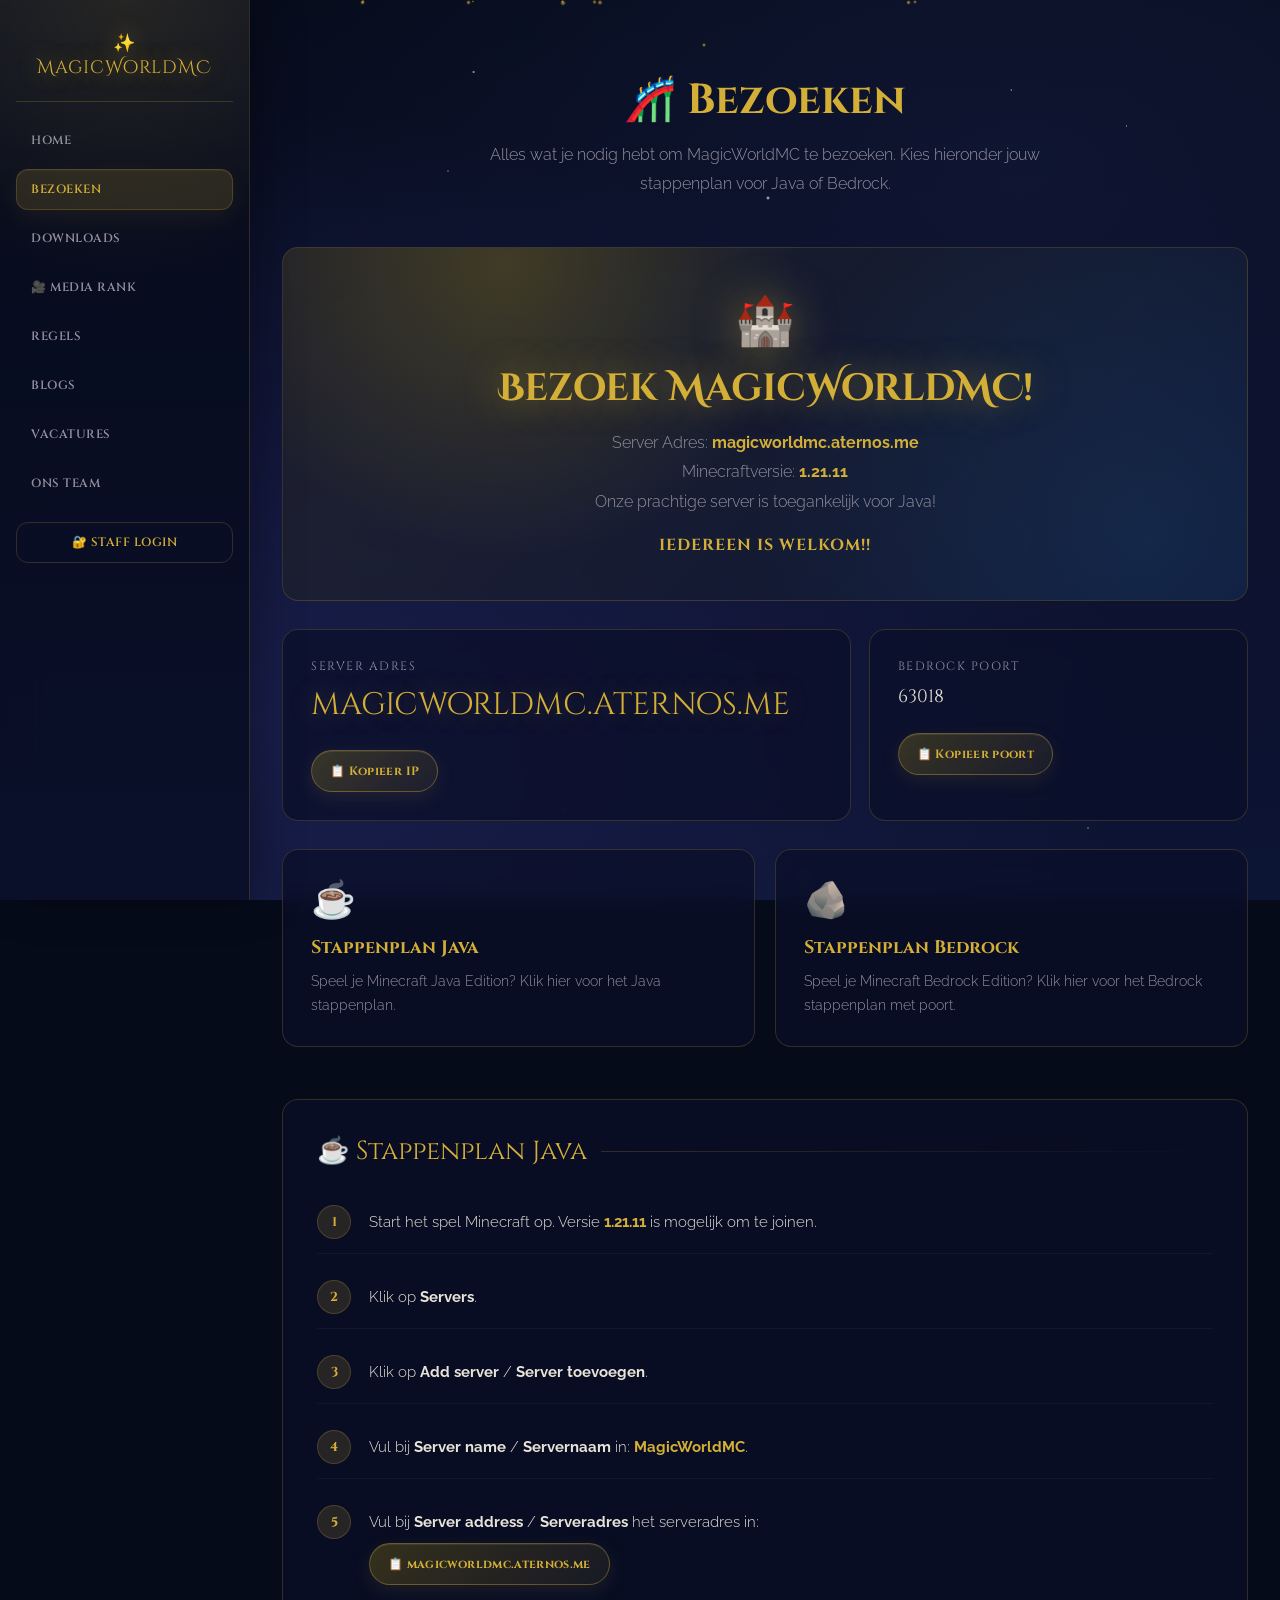
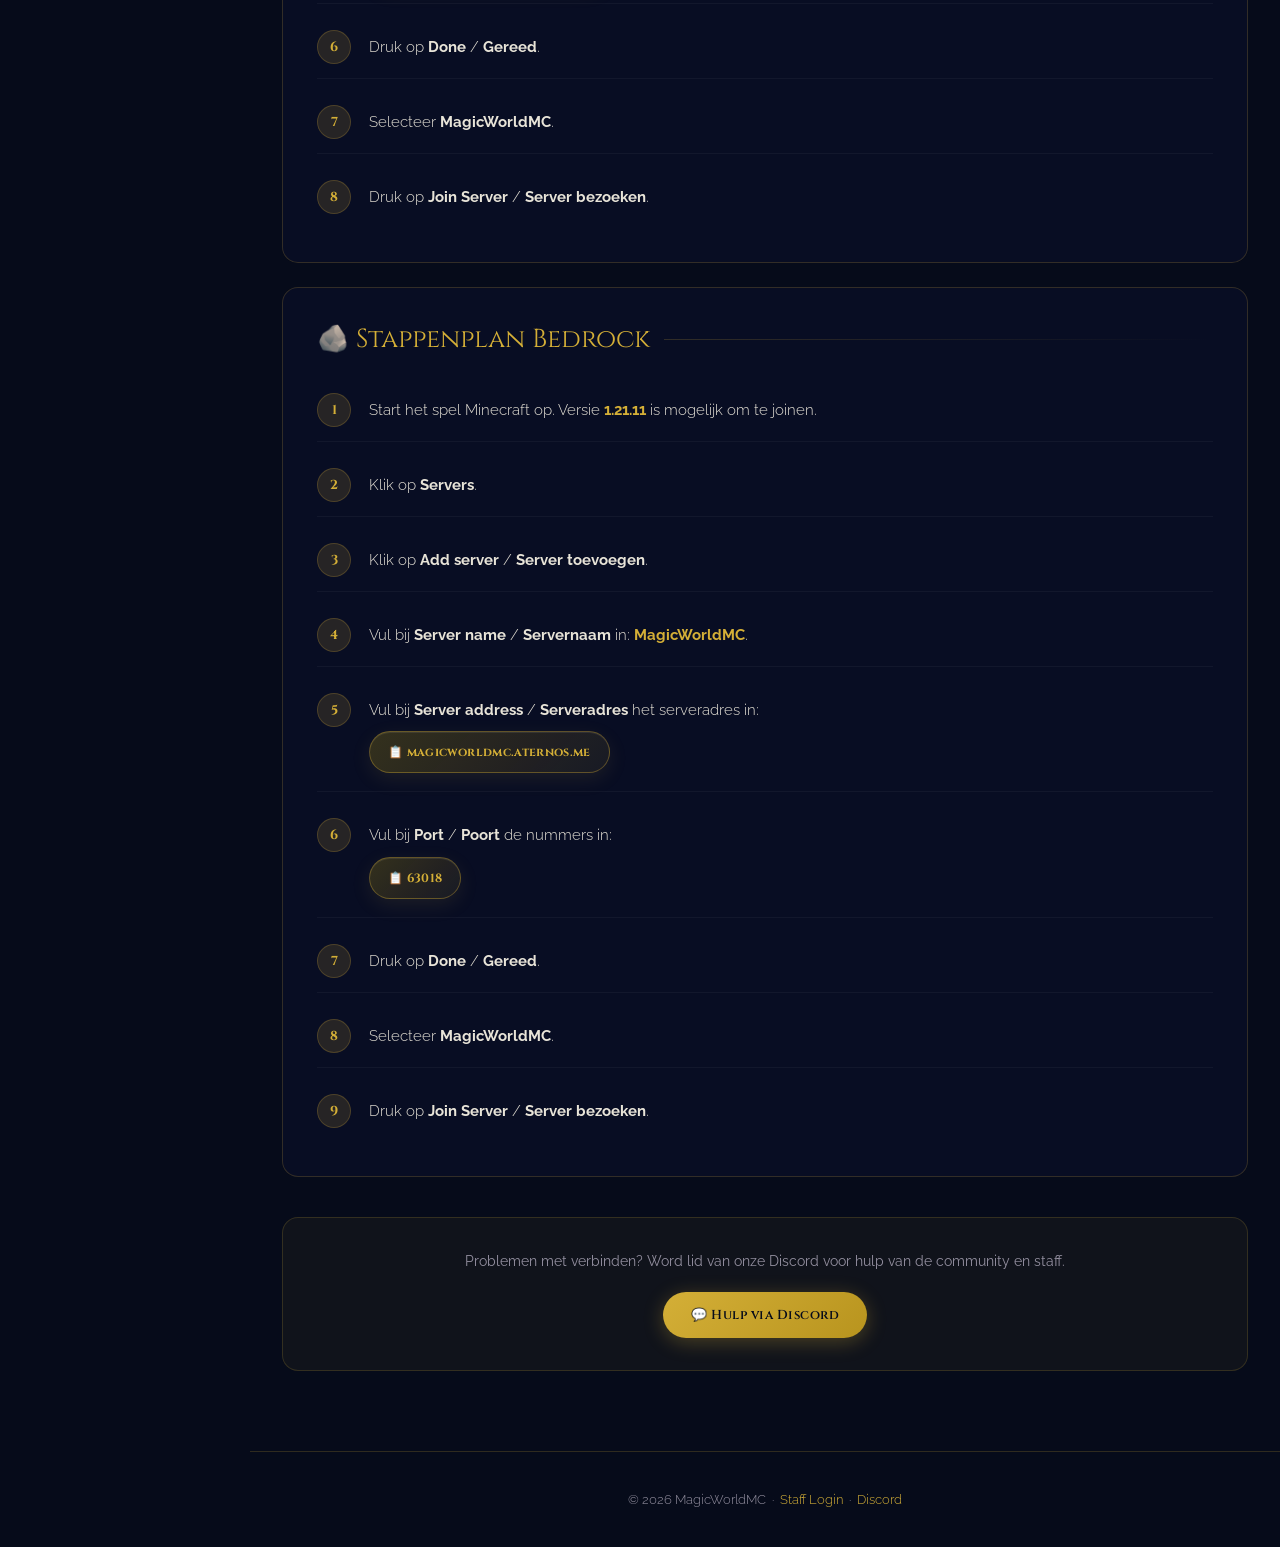
<file: bezoeken.html>
<!DOCTYPE html>
<html lang="nl">
<head>
<meta charset="UTF-8">
<meta name="viewport" content="width=device-width, initial-scale=1.0">
<title>MagicWorldMC | Bezoeken</title>
<link rel="preconnect" href="https://fonts.googleapis.com">
<link rel="preconnect" href="https://fonts.gstatic.com" crossorigin>
<link href="https://fonts.googleapis.com/css2?family=Cinzel:wght@400;600;700&family=Cinzel+Decorative:wght@700&family=Raleway:wght@300;400;500&display=swap" rel="stylesheet">
<link rel="stylesheet" href="style.css">
<style>
  .visit-hero {
    position: relative;
    overflow: hidden;
    text-align: center;
    background:
      linear-gradient(135deg, rgba(212,175,55,0.10), rgba(33,117,196,0.06)),
      var(--glass);
    border: 1px solid var(--glass-border);
    border-radius: var(--radius);
    padding: 44px 34px;
    margin-bottom: 28px;
    backdrop-filter: blur(12px);
  }

  .visit-hero::before {
    content: '';
    position: absolute;
    inset: -40%;
    background:
      radial-gradient(circle at 35% 25%, rgba(255,215,0,0.16), transparent 24%),
      radial-gradient(circle at 72% 68%, rgba(63,169,245,0.12), transparent 30%);
    animation: visitGlow 10s ease-in-out infinite alternate;
    pointer-events: none;
  }

  @keyframes visitGlow {
    from { transform: translate(-2%, -1%) rotate(0deg); }
    to   { transform: translate(2%, 1%) rotate(5deg); }
  }

  .visit-hero > * { position: relative; z-index: 1; }

  .visit-hero .castle-icon {
    font-size: 48px;
    margin-bottom: 14px;
    filter: drop-shadow(0 0 22px rgba(212,175,55,0.5));
  }

  .visit-hero h2 {
    font-family: 'Cinzel Decorative', serif;
    color: var(--gold);
    font-size: clamp(24px, 4vw, 38px);
    margin-bottom: 14px;
    text-shadow: 0 0 34px rgba(212,175,55,0.5);
  }

  .visit-hero p {
    color: var(--text-dim);
    line-height: 1.85;
    max-width: 760px;
    margin: 0 auto;
    font-weight: 300;
  }

  .welcome-line {
    margin-top: 18px;
    font-family: 'Cinzel', serif;
    color: var(--gold);
    font-weight: 700;
    letter-spacing: 1px;
    text-transform: uppercase;
  }

  .server-panel {
    display: grid;
    grid-template-columns: 1.2fr 0.8fr;
    gap: 18px;
    margin-bottom: 28px;
  }

  .server-box {
    background: var(--glass);
    border: 1px solid var(--glass-border);
    border-radius: var(--radius);
    padding: 28px;
    backdrop-filter: blur(10px);
    transition: var(--transition);
  }

  .server-box:hover {
    border-color: rgba(212,175,55,0.38);
    box-shadow: 0 8px 32px rgba(212,175,55,0.08);
  }

  .server-label {
    color: var(--text-dim);
    font-size: 12px;
    text-transform: uppercase;
    letter-spacing: 1.5px;
    font-family: 'Cinzel', serif;
    margin-bottom: 10px;
  }

  .server-value {
    font-family: 'Cinzel Decorative', serif;
    color: var(--gold);
    font-size: clamp(21px, 3vw, 31px);
    word-break: break-word;
    text-shadow: 0 0 26px rgba(212,175,55,0.35);
    margin-bottom: 14px;
  }

  .server-small-value {
    font-family: 'Cinzel', serif;
    color: var(--text);
    font-size: 18px;
    margin-bottom: 14px;
  }

  .copy-row {
    display: flex;
    flex-wrap: wrap;
    gap: 12px;
    align-items: center;
  }

  .copy-btn,
  .inline-copy {
    position: relative;
    overflow: hidden;
    min-height: 42px;
    padding: 11px 18px;
    border-radius: 999px;
    background: linear-gradient(135deg, rgba(255,215,0,0.18), rgba(212,175,55,0.08));
    border: 1px solid rgba(212,175,55,0.36);
    color: var(--gold);
    font-family: 'Cinzel', serif;
    font-size: 12px;
    font-weight: 700;
    letter-spacing: 0.35px;
    cursor: pointer;
    box-shadow: 0 6px 20px rgba(212,175,55,0.10), inset 0 1px 0 rgba(255,255,255,0.08);
    transition: var(--transition);
    white-space: nowrap;
  }

  .copy-btn::before,
  .inline-copy::before {
    content: '';
    position: absolute;
    inset: 0;
    background: linear-gradient(120deg, transparent, rgba(255,255,255,0.16), transparent);
    transform: translateX(-120%);
    transition: 0.55s ease;
  }

  .copy-btn:hover,
  .inline-copy:hover {
    transform: translateY(-2px);
    background: linear-gradient(135deg, rgba(255,215,0,0.26), rgba(212,175,55,0.13));
    border-color: rgba(255,215,0,0.58);
    box-shadow: 0 10px 28px rgba(212,175,55,0.18), inset 0 1px 0 rgba(255,255,255,0.12);
  }

  .copy-btn:hover::before,
  .inline-copy:hover::before {
    transform: translateX(120%);
  }

  .copy-btn:active,
  .inline-copy:active {
    transform: translateY(0) scale(0.98);
  }

  .copy-feedback {
    color: #4ade80;
    font-size: 12px;
    display: none;
    padding: 6px 10px;
    border-radius: 999px;
    background: rgba(74,222,128,0.08);
    border: 1px solid rgba(74,222,128,0.18);
  }

  .plan-links {
    display: grid;
    grid-template-columns: repeat(2, minmax(0, 1fr));
    gap: 20px;
    margin: 28px 0 52px;
  }

  .plan-link-card {
    position: relative;
    overflow: hidden;
    background: var(--glass);
    border: 1px solid var(--glass-border);
    border-radius: var(--radius);
    padding: 28px;
    text-decoration: none;
    backdrop-filter: blur(10px);
    transition: var(--transition);
    min-height: 170px;
  }

  .plan-link-card:hover {
    transform: translateY(-5px);
    border-color: rgba(212,175,55,0.45);
    box-shadow: 0 12px 38px rgba(212,175,55,0.11);
  }

  .plan-link-card::before {
    content: '';
    position: absolute;
    inset: 0;
    background: radial-gradient(circle at 80% 10%, rgba(212,175,55,0.16), transparent 38%);
    opacity: 0;
    transition: var(--transition);
  }

  .plan-link-card:hover::before { opacity: 1; }
  .plan-link-card > * { position: relative; z-index: 1; }

  .plan-icon {
    font-size: 36px;
    margin-bottom: 14px;
  }

  .plan-link-card h3 {
    font-family: 'Cinzel', serif;
    color: var(--gold);
    font-size: 18px;
    margin-bottom: 10px;
  }

  .plan-link-card p {
    color: var(--text-dim);
    font-size: 14px;
    line-height: 1.7;
    font-weight: 300;
  }

  .steps-block {
    scroll-margin-top: 90px;
    background: var(--glass);
    border: 1px solid var(--glass-border);
    border-radius: var(--radius);
    padding: 34px;
    margin-bottom: 24px;
    backdrop-filter: blur(10px);
  }

  .steps-title {
    display: flex;
    align-items: center;
    gap: 14px;
    font-family: 'Cinzel', serif;
    color: var(--gold);
    font-size: clamp(19px, 3vw, 26px);
    margin-bottom: 22px;
  }

  .steps-title::after {
    content: '';
    height: 1px;
    flex: 1;
    background: linear-gradient(90deg, var(--glass-border), transparent);
  }

  .step-list {
    list-style: none;
    display: grid;
    gap: 12px;
  }

  .step-item {
    display: grid;
    grid-template-columns: 38px 1fr;
    gap: 14px;
    align-items: start;
    padding: 14px 0;
    border-bottom: 1px solid rgba(255,255,255,0.04);
  }

  .step-item:last-child { border-bottom: none; }

  .step-num {
    width: 34px;
    height: 34px;
    border-radius: 50%;
    display: flex;
    align-items: center;
    justify-content: center;
    background: var(--gold-dim);
    border: 1px solid rgba(212,175,55,0.22);
    color: var(--gold);
    font-family: 'Cinzel', serif;
    font-size: 13px;
    font-weight: 700;
  }

  .step-text {
    color: var(--text);
    font-size: 15px;
    line-height: 1.75;
    font-weight: 300;
    padding-top: 4px;
  }

  .inline-copy {
    display: inline-flex;
    align-items: center;
    gap: 7px;
    margin: 8px 0 4px;
  }

  .help-box {
    text-align: center;
    margin-top: 40px;
    background: rgba(212,175,55,0.05);
    border: 1px solid rgba(212,175,55,0.18);
    border-radius: var(--radius);
    padding: 32px 24px;
  }

  .help-box p {
    color: var(--text-dim);
    margin-bottom: 18px;
    font-size: 14px;
    line-height: 1.7;
  }

  @media (max-width: 780px) {
    .server-panel,
    .plan-links { grid-template-columns: 1fr; }
    .steps-block { padding: 28px 24px; }
    .visit-hero { padding: 36px 26px; }
    .server-box,
    .plan-link-card { padding: 30px 26px; }
    .copy-btn,
    .inline-copy { width: 100%; justify-content: center; }
    .copy-feedback { width: 100%; text-align: center; }
  }

  @media (max-width: 440px) {
    .section { padding-left: 18px; padding-right: 18px; }
    .step-item { grid-template-columns: 34px 1fr; gap: 12px; }
    .steps-block { padding: 26px 22px; }
    .visit-hero,
    .server-box,
    .plan-link-card { padding-left: 24px; padding-right: 24px; }
  }
</style>
</head>
<body>

<div class="stars-bg"></div>
<div class="sparkle-container" id="sparkles"></div>

<nav class="navbar">
  <div class="logo">✨ MagicWorldMC</div>
  <div class="menu-toggle" onclick="toggleMenu()">☰</div>
  <div class="nav-links" id="menu">
    <a href="index.html">Home</a>
    <a href="bezoeken.html" class="active">Bezoeken</a>
    <a href="downloads.html">Downloads</a>
    <a href="ranks.html">🎥 Media Rank</a>
    <a href="regels.html">Regels</a>
    <a href="blogs.html">Blogs</a>
    <a href="vacatures.html">Vacatures</a>
    <a href="team.html">Ons Team</a>
    <a href="login.html" class="nav-login">🔐 Staff Login</a>
  </div>
</nav>

<div class="page-header">
  <h1>🎢 Bezoeken</h1>
  <p>Alles wat je nodig hebt om MagicWorldMC te bezoeken. Kies hieronder jouw stappenplan voor Java of Bedrock.</p>
</div>

<section class="section" style="padding-top: 0;">

  <div class="visit-hero">
    <div class="castle-icon">🏰</div>
    <h2>Bezoek MagicWorldMC!</h2>
    <p>
      Server Adres: <strong class="text-gold">magicworldmc.aternos.me</strong><br>
      Minecraftversie: <strong class="text-gold">1.21.11</strong><br>
      Onze prachtige server is toegankelijk voor Java!
    </p>
    <div class="welcome-line">Iedereen is welkom!!</div>
  </div>

  <div class="server-panel">
    <div class="server-box">
      <div class="server-label">Server adres</div>
      <div class="server-value">magicworldmc.aternos.me</div>
      <div class="copy-row">
        <button class="copy-btn" onclick="copyText('magicworldmc.aternos.me', 'ip-msg')">📋 Kopieer IP</button>
        <span id="ip-msg" class="copy-feedback">✓ IP gekopieerd!</span>
      </div>
    </div>

    <div class="server-box">
      <div class="server-label">Bedrock poort</div>
      <div class="server-small-value">63018</div>
      <div class="copy-row">
        <button class="copy-btn" onclick="copyText('63018', 'port-msg')">📋 Kopieer poort</button>
        <span id="port-msg" class="copy-feedback">✓ Poort gekopieerd!</span>
      </div>
    </div>
  </div>

  <div class="plan-links">
    <a href="#stappenplan-java" class="plan-link-card">
      <div class="plan-icon">☕</div>
      <h3>Stappenplan Java</h3>
      <p>Speel je Minecraft Java Edition? Klik hier voor het Java stappenplan.</p>
    </a>

    <a href="#stappenplan-bedrock" class="plan-link-card">
      <div class="plan-icon">🪨</div>
      <h3>Stappenplan Bedrock</h3>
      <p>Speel je Minecraft Bedrock Edition? Klik hier voor het Bedrock stappenplan met poort.</p>
    </a>
  </div>

  <div id="stappenplan-java" class="steps-block">
    <div class="steps-title">☕ Stappenplan Java</div>
    <ol class="step-list">
      <li class="step-item"><div class="step-num">1</div><div class="step-text">Start het spel Minecraft op. Versie <strong class="text-gold">1.21.11</strong> is mogelijk om te joinen.</div></li>
      <li class="step-item"><div class="step-num">2</div><div class="step-text">Klik op <strong>Servers</strong>.</div></li>
      <li class="step-item"><div class="step-num">3</div><div class="step-text">Klik op <strong>Add server</strong> / <strong>Server toevoegen</strong>.</div></li>
      <li class="step-item"><div class="step-num">4</div><div class="step-text">Vul bij <strong>Server name</strong> / <strong>Servernaam</strong> in: <strong class="text-gold">MagicWorldMC</strong>.</div></li>
      <li class="step-item"><div class="step-num">5</div><div class="step-text">Vul bij <strong>Server address</strong> / <strong>Serveradres</strong> het serveradres in:<br><button class="inline-copy" onclick="copyText('magicworldmc.aternos.me', 'java-ip-msg')">📋 magicworldmc.aternos.me</button> <span id="java-ip-msg" class="copy-feedback">✓ Gekopieerd!</span></div></li>
      <li class="step-item"><div class="step-num">6</div><div class="step-text">Druk op <strong>Done</strong> / <strong>Gereed</strong>.</div></li>
      <li class="step-item"><div class="step-num">7</div><div class="step-text">Selecteer <strong>MagicWorldMC</strong>.</div></li>
      <li class="step-item"><div class="step-num">8</div><div class="step-text">Druk op <strong>Join Server</strong> / <strong>Server bezoeken</strong>.</div></li>
    </ol>
  </div>

  <div id="stappenplan-bedrock" class="steps-block">
    <div class="steps-title">🪨 Stappenplan Bedrock</div>
    <ol class="step-list">
      <li class="step-item"><div class="step-num">1</div><div class="step-text">Start het spel Minecraft op. Versie <strong class="text-gold">1.21.11</strong> is mogelijk om te joinen.</div></li>
      <li class="step-item"><div class="step-num">2</div><div class="step-text">Klik op <strong>Servers</strong>.</div></li>
      <li class="step-item"><div class="step-num">3</div><div class="step-text">Klik op <strong>Add server</strong> / <strong>Server toevoegen</strong>.</div></li>
      <li class="step-item"><div class="step-num">4</div><div class="step-text">Vul bij <strong>Server name</strong> / <strong>Servernaam</strong> in: <strong class="text-gold">MagicWorldMC</strong>.</div></li>
      <li class="step-item"><div class="step-num">5</div><div class="step-text">Vul bij <strong>Server address</strong> / <strong>Serveradres</strong> het serveradres in:<br><button class="inline-copy" onclick="copyText('magicworldmc.aternos.me', 'bedrock-ip-msg')">📋 magicworldmc.aternos.me</button> <span id="bedrock-ip-msg" class="copy-feedback">✓ IP gekopieerd!</span></div></li>
      <li class="step-item"><div class="step-num">6</div><div class="step-text">Vul bij <strong>Port</strong> / <strong>Poort</strong> de nummers in:<br><button class="inline-copy" onclick="copyText('63018', 'bedrock-port-msg')">📋 63018</button> <span id="bedrock-port-msg" class="copy-feedback">✓ Poort gekopieerd!</span></div></li>
      <li class="step-item"><div class="step-num">7</div><div class="step-text">Druk op <strong>Done</strong> / <strong>Gereed</strong>.</div></li>
      <li class="step-item"><div class="step-num">8</div><div class="step-text">Selecteer <strong>MagicWorldMC</strong>.</div></li>
      <li class="step-item"><div class="step-num">9</div><div class="step-text">Druk op <strong>Join Server</strong> / <strong>Server bezoeken</strong>.</div></li>
    </ol>
  </div>

  <div class="help-box">
    <p>Problemen met verbinden? Word lid van onze Discord voor hulp van de community en staff.</p>
    <a href="https://discord.gg/GzgAQgMwMc" target="_blank" class="btn btn-primary">💬 Hulp via Discord</a>
  </div>

</section>

<footer>
  <p>© 2026 MagicWorldMC &nbsp;·&nbsp; <a href="login.html">Staff Login</a> &nbsp;·&nbsp; <a href="https://discord.gg/GzgAQgMwMc" target="_blank">Discord</a></p>
</footer>

<script>
function toggleMenu() {
  document.getElementById('menu').classList.toggle('active');
}

function copyText(text, messageId) {
  function showMessage() {
    const msg = document.getElementById(messageId);
    if (!msg) return;
    msg.style.display = 'inline';
    setTimeout(() => msg.style.display = 'none', 2000);
  }

  if (navigator.clipboard && window.isSecureContext) {
    navigator.clipboard.writeText(text).then(showMessage).catch(() => fallbackCopy(text, showMessage));
  } else {
    fallbackCopy(text, showMessage);
  }
}

function fallbackCopy(text, callback) {
  const input = document.createElement('textarea');
  input.value = text;
  input.style.position = 'fixed';
  input.style.opacity = '0';
  document.body.appendChild(input);
  input.focus();
  input.select();
  try { document.execCommand('copy'); } catch (e) {}
  document.body.removeChild(input);
  callback();
}

(function() {
  const c = document.getElementById('sparkles');
  for (let i = 0; i < 10; i++) {
    const s = document.createElement('div');
    s.className = 'sparkle';
    const sz = Math.random() * 5 + 2;
    s.style.cssText = `width:${sz}px;height:${sz}px;left:${Math.random()*100}%;animation-duration:${Math.random()*10+8}s;animation-delay:${Math.random()*6}s;`;
    c.appendChild(s);
  }
})();
</script>
</body>
</html>
</file>
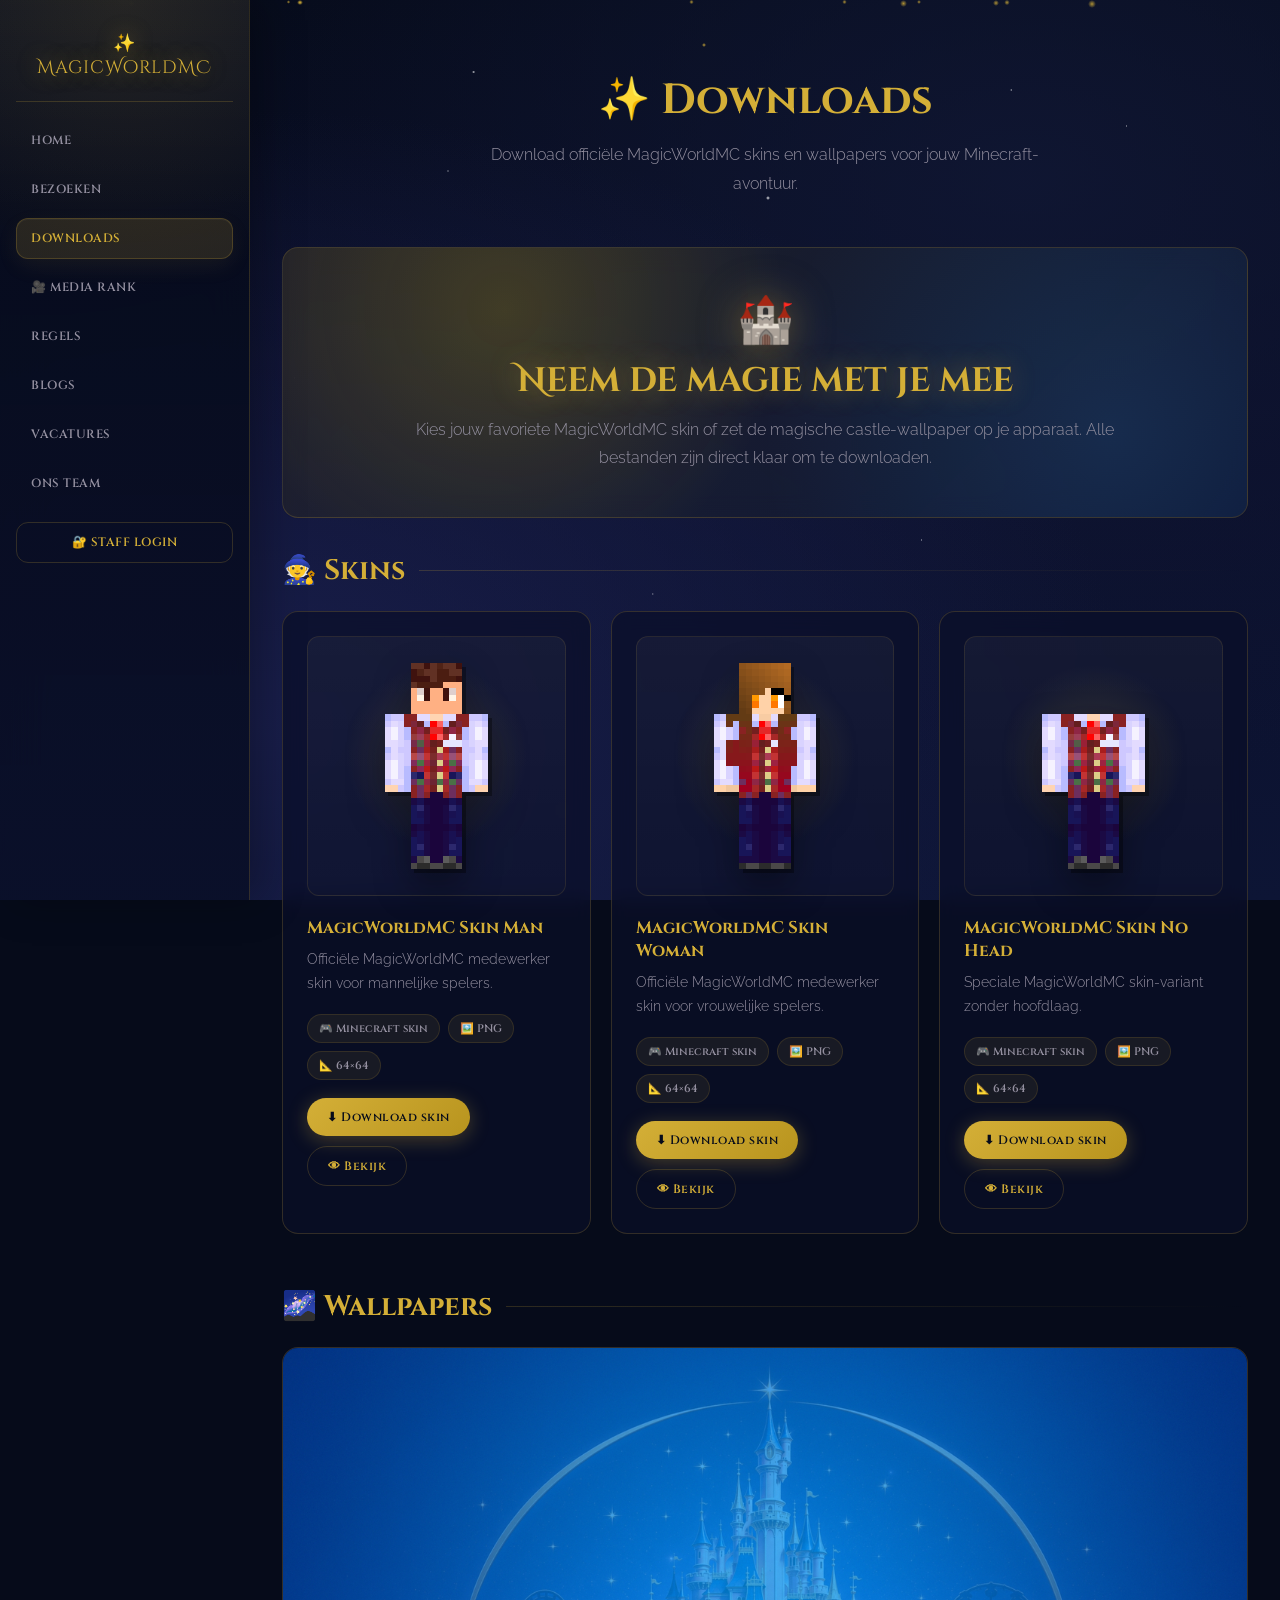
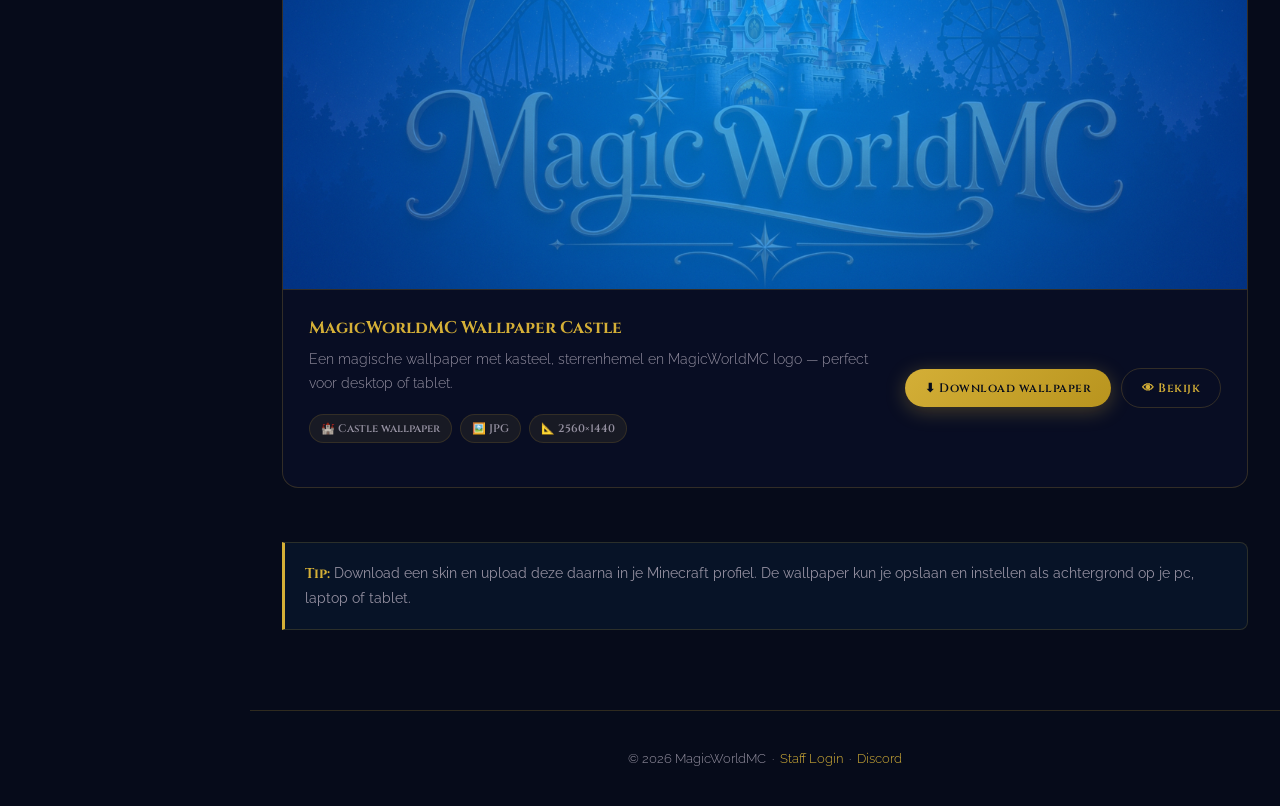
<file: downloads.html>
<!DOCTYPE html>
<html lang="nl">
<head>
<meta charset="UTF-8">
<meta name="viewport" content="width=device-width, initial-scale=1.0">
<title>MagicWorldMC | Downloads</title>
<link rel="preconnect" href="https://fonts.googleapis.com">
<link rel="preconnect" href="https://fonts.gstatic.com" crossorigin>
<link href="https://fonts.googleapis.com/css2?family=Cinzel:wght@400;600;700&family=Cinzel+Decorative:wght@700&family=Raleway:wght@300;400;500&display=swap" rel="stylesheet">
<link rel="stylesheet" href="style.css">
<style>
  .downloads-hero {
    position: relative;
    overflow: hidden;
    background:
      linear-gradient(135deg, rgba(212,175,55,0.11), rgba(33,117,196,0.06)),
      var(--glass);
    border: 1px solid var(--glass-border);
    border-radius: var(--radius);
    padding: 44px 36px;
    margin-bottom: 34px;
    text-align: center;
    backdrop-filter: blur(12px);
  }

  .downloads-hero::before {
    content: '';
    position: absolute;
    inset: -40%;
    background:
      radial-gradient(circle at 35% 35%, rgba(255,215,0,0.16), transparent 24%),
      radial-gradient(circle at 70% 60%, rgba(63,169,245,0.14), transparent 28%);
    animation: magicDrift 10s ease-in-out infinite alternate;
    pointer-events: none;
  }

  @keyframes magicDrift {
    from { transform: translate3d(-2%, -1%, 0) rotate(0deg); }
    to   { transform: translate3d(2%, 1%, 0) rotate(6deg); }
  }

  .downloads-hero > * { position: relative; z-index: 1; }

  .downloads-hero .hero-icon {
    font-size: 46px;
    margin-bottom: 12px;
    filter: drop-shadow(0 0 20px rgba(212,175,55,0.5));
  }

  .downloads-hero h2 {
    font-family: 'Cinzel Decorative', serif;
    color: var(--gold);
    font-size: clamp(22px, 4vw, 34px);
    margin-bottom: 12px;
    text-shadow: 0 0 28px rgba(212,175,55,0.45);
  }

  .downloads-hero p {
    color: var(--text-dim);
    max-width: 720px;
    margin: 0 auto;
    line-height: 1.8;
    font-weight: 300;
  }

  .download-category {
    margin-bottom: 54px;
  }

  .category-heading {
    display: flex;
    align-items: center;
    gap: 14px;
    margin-bottom: 22px;
  }

  .category-heading h2 {
    font-family: 'Cinzel', serif;
    color: var(--gold);
    font-size: clamp(20px, 3vw, 28px);
    white-space: nowrap;
  }

  .category-heading::after {
    content: '';
    height: 1px;
    flex: 1;
    background: linear-gradient(90deg, var(--glass-border), transparent);
  }

  .download-grid {
    display: grid;
    grid-template-columns: repeat(auto-fit, minmax(250px, 1fr));
    gap: 20px;
  }

  .download-card {
    position: relative;
    overflow: hidden;
    background: var(--glass);
    border: 1px solid var(--glass-border);
    border-radius: var(--radius);
    padding: 24px;
    backdrop-filter: blur(10px);
    transition: var(--transition);
  }

  .download-card:hover {
    transform: translateY(-5px);
    border-color: rgba(212,175,55,0.42);
    box-shadow: 0 12px 38px rgba(212,175,55,0.11);
  }

  .download-card::before {
    content: '';
    position: absolute;
    inset: 0;
    background: radial-gradient(circle at 50% 0%, rgba(212,175,55,0.12), transparent 42%);
    opacity: 0;
    transition: var(--transition);
    pointer-events: none;
  }

  .download-card:hover::before { opacity: 1; }
  .download-card > * { position: relative; z-index: 1; }

  .skin-preview-wrap {
    min-height: 260px;
    display: flex;
    align-items: center;
    justify-content: center;
    border-radius: calc(var(--radius) - 4px);
    background:
      linear-gradient(180deg, rgba(255,255,255,0.045), rgba(255,255,255,0.015)),
      radial-gradient(circle at 50% 46%, rgba(212,175,55,0.16), transparent 48%);
    border: 1px solid rgba(212,175,55,0.12);
    margin-bottom: 20px;
  }

  .skin-preview {
    height: 230px;
    width: auto;
    image-rendering: pixelated;
    image-rendering: crisp-edges;
    filter: drop-shadow(0 16px 18px rgba(0,0,0,0.38));
  }

  .wallpaper-card {
    grid-column: 1 / -1;
    padding: 0;
  }

  .wallpaper-preview {
    display: block;
    width: 100%;
    aspect-ratio: 16 / 9;
    object-fit: cover;
    border-bottom: 1px solid var(--glass-border);
  }

  .wallpaper-content {
    padding: 26px;
    display: grid;
    grid-template-columns: 1fr auto;
    gap: 18px;
    align-items: center;
  }

  .download-card h3 {
    font-family: 'Cinzel', serif;
    color: var(--gold);
    font-size: 17px;
    margin-bottom: 9px;
    font-weight: 700;
  }

  .download-card p {
    color: var(--text-dim);
    font-size: 14px;
    line-height: 1.7;
    font-weight: 300;
    margin-bottom: 18px;
  }

  .file-meta {
    display: flex;
    flex-wrap: wrap;
    gap: 8px;
    margin-bottom: 18px;
  }

  .meta-pill {
    display: inline-flex;
    align-items: center;
    gap: 6px;
    padding: 6px 11px;
    border-radius: 999px;
    background: rgba(212,175,55,0.08);
    border: 1px solid rgba(212,175,55,0.14);
    color: var(--text-dim);
    font-size: 11px;
    font-family: 'Cinzel', serif;
    font-weight: 600;
  }

  .download-actions {
    display: flex;
    flex-wrap: wrap;
    gap: 10px;
    align-items: center;
  }

  .download-actions .btn {
    padding: 11px 20px;
    font-size: 12px;
  }

  .note-box {
    background: rgba(33,117,196,0.08);
    border: 1px solid rgba(212,175,55,0.18);
    border-left: 3px solid var(--gold);
    border-radius: 0 var(--radius-sm) var(--radius-sm) 0;
    padding: 18px 20px;
    color: var(--text-dim);
    font-size: 14px;
    line-height: 1.75;
    margin-top: 10px;
  }

  .note-box strong { color: var(--gold); font-family: 'Cinzel', serif; }

  @media (max-width: 720px) {
    .downloads-hero { padding: 34px 22px; }
    .wallpaper-content { grid-template-columns: 1fr; }
    .skin-preview-wrap { min-height: 220px; }
    .skin-preview { height: 200px; }
  }
</style>
</head>
<body>

<div class="stars-bg"></div>
<div class="sparkle-container" id="sparkles"></div>

<!-- NAVBAR -->
<nav class="navbar">
  <div class="logo">✨ MagicWorldMC</div>
  <div class="menu-toggle" onclick="toggleMenu()">☰</div>
  <div class="nav-links" id="menu">
    <a href="index.html">Home</a>
    <a href="bezoeken.html">Bezoeken</a>
    <a href="downloads.html" class="active">Downloads</a>
    <a href="ranks.html">🎥 Media Rank</a>
    <a href="regels.html">Regels</a>
    <a href="blogs.html">Blogs</a>
    <a href="vacatures.html">Vacatures</a>
    <a href="team.html">Ons Team</a>
    <a href="login.html" class="nav-login">🔐 Staff Login</a>
  </div>
</nav>

<!-- PAGE HEADER -->
<div class="page-header">
  <h1>✨ Downloads</h1>
  <p>Download officiële MagicWorldMC skins en wallpapers voor jouw Minecraft-avontuur.</p>
</div>

<!-- CONTENT -->
<section class="section" style="padding-top: 0;">

  <div class="downloads-hero">
    <div class="hero-icon">🏰</div>
    <h2>Neem de magie met je mee</h2>
    <p>Kies jouw favoriete MagicWorldMC skin of zet de magische castle-wallpaper op je apparaat. Alle bestanden zijn direct klaar om te downloaden.</p>
  </div>

  <div class="download-category">
    <div class="category-heading"><h2>🧙 Skins</h2></div>

    <div class="download-grid">
      <article class="download-card">
        <div class="skin-preview-wrap">
          <img src="preview-skin-man.png" alt="MagicWorldMC skin man preview" class="skin-preview">
        </div>
        <h3>MagicWorldMC Skin Man</h3>
        <p>Officiële MagicWorldMC medewerker skin voor mannelijke spelers.</p>
        <div class="file-meta">
          <span class="meta-pill">🎮 Minecraft skin</span>
          <span class="meta-pill">🖼️ PNG</span>
          <span class="meta-pill">📐 64×64</span>
        </div>
        <div class="download-actions">
          <a class="btn btn-primary" href="magicworldmc-skin-man.png" download>⬇ Download skin</a>
          <a class="btn btn-outline" href="magicworldmc-skin-man.png" target="_blank">👁 Bekijk</a>
        </div>
      </article>

      <article class="download-card">
        <div class="skin-preview-wrap">
          <img src="preview-skin-woman.png" alt="MagicWorldMC skin woman preview" class="skin-preview">
        </div>
        <h3>MagicWorldMC Skin Woman</h3>
        <p>Officiële MagicWorldMC medewerker skin voor vrouwelijke spelers.</p>
        <div class="file-meta">
          <span class="meta-pill">🎮 Minecraft skin</span>
          <span class="meta-pill">🖼️ PNG</span>
          <span class="meta-pill">📐 64×64</span>
        </div>
        <div class="download-actions">
          <a class="btn btn-primary" href="magicworldmc-skin-woman.png" download>⬇ Download skin</a>
          <a class="btn btn-outline" href="magicworldmc-skin-woman.png" target="_blank">👁 Bekijk</a>
        </div>
      </article>

      <article class="download-card">
        <div class="skin-preview-wrap">
          <img src="preview-skin-no-head.png" alt="MagicWorldMC skin no head preview" class="skin-preview">
        </div>
        <h3>MagicWorldMC Skin No Head</h3>
        <p>Speciale MagicWorldMC skin-variant zonder hoofdlaag.</p>
        <div class="file-meta">
          <span class="meta-pill">🎮 Minecraft skin</span>
          <span class="meta-pill">🖼️ PNG</span>
          <span class="meta-pill">📐 64×64</span>
        </div>
        <div class="download-actions">
          <a class="btn btn-primary" href="magicworldmc-skin-no-head.png" download>⬇ Download skin</a>
          <a class="btn btn-outline" href="magicworldmc-skin-no-head.png" target="_blank">👁 Bekijk</a>
        </div>
      </article>
    </div>
  </div>

  <div class="download-category">
    <div class="category-heading"><h2>🌌 Wallpapers</h2></div>

    <div class="download-grid">
      <article class="download-card wallpaper-card">
        <img src="magicworldmc-wallpaper-castle.jpg" alt="MagicWorldMC Wallpaper Castle" class="wallpaper-preview">
        <div class="wallpaper-content">
          <div>
            <h3>MagicWorldMC Wallpaper Castle</h3>
            <p>Een magische wallpaper met kasteel, sterrenhemel en MagicWorldMC logo — perfect voor desktop of tablet.</p>
            <div class="file-meta">
              <span class="meta-pill">🏰 Castle wallpaper</span>
              <span class="meta-pill">🖼️ JPG</span>
              <span class="meta-pill">📐 2560×1440</span>
            </div>
          </div>
          <div class="download-actions">
            <a class="btn btn-primary" href="magicworldmc-wallpaper-castle.jpg" download>⬇ Download wallpaper</a>
            <a class="btn btn-outline" href="magicworldmc-wallpaper-castle.jpg" target="_blank">👁 Bekijk</a>
          </div>
        </div>
      </article>
    </div>
  </div>

  <div class="note-box">
    <strong>Tip:</strong> Download een skin en upload deze daarna in je Minecraft profiel. De wallpaper kun je opslaan en instellen als achtergrond op je pc, laptop of tablet.
  </div>

</section>

<footer>
  <p>© 2026 MagicWorldMC &nbsp;·&nbsp; <a href="login.html">Staff Login</a> &nbsp;·&nbsp; <a href="https://discord.gg/GzgAQgMwMc" target="_blank">Discord</a></p>
</footer>

<script>
function toggleMenu() {
  document.getElementById('menu').classList.toggle('active');
}

(function() {
  const c = document.getElementById('sparkles');
  for (let i = 0; i < 12; i++) {
    const s = document.createElement('div');
    s.className = 'sparkle';
    const sz = Math.random() * 6 + 2;
    s.style.cssText = `width:${sz}px;height:${sz}px;left:${Math.random()*100}%;animation-duration:${Math.random()*12+8}s;animation-delay:${Math.random()*8}s;`;
    c.appendChild(s);
  }
})();
</script>
</body>
</html>
</file>
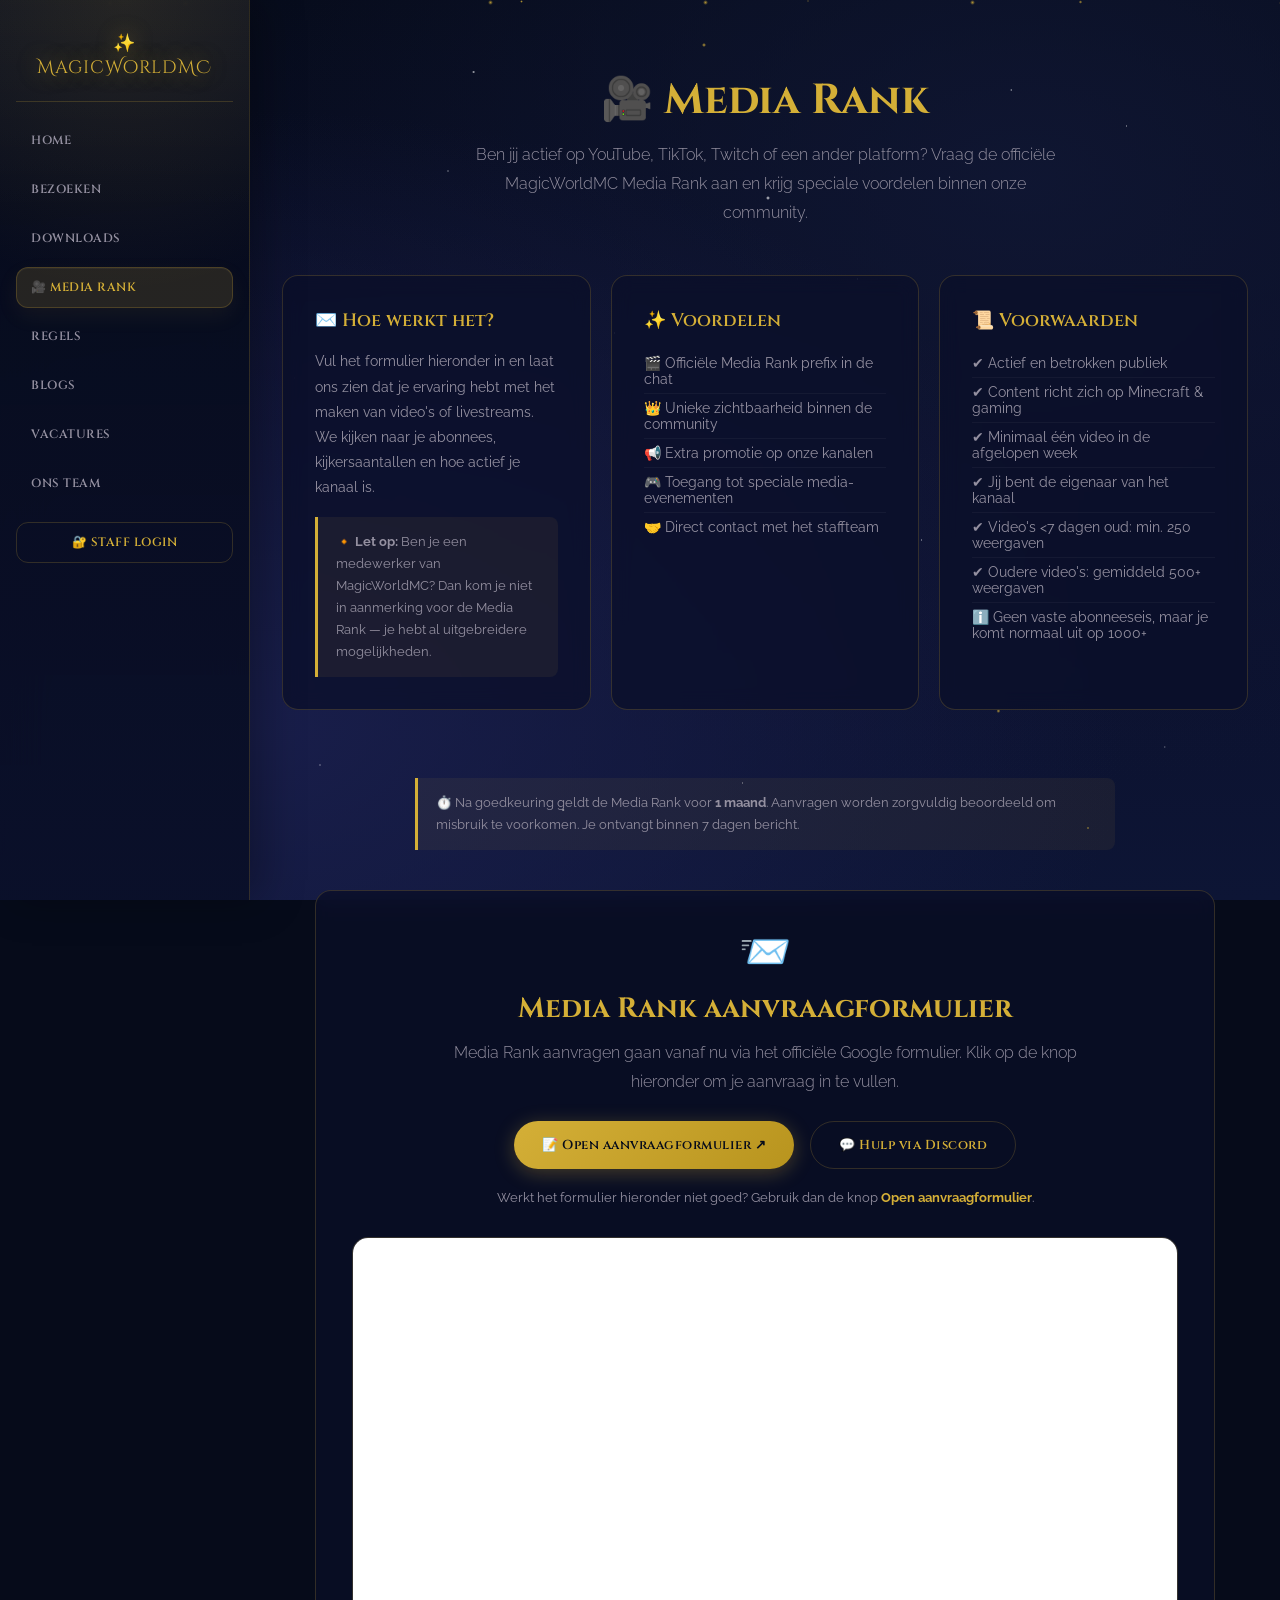
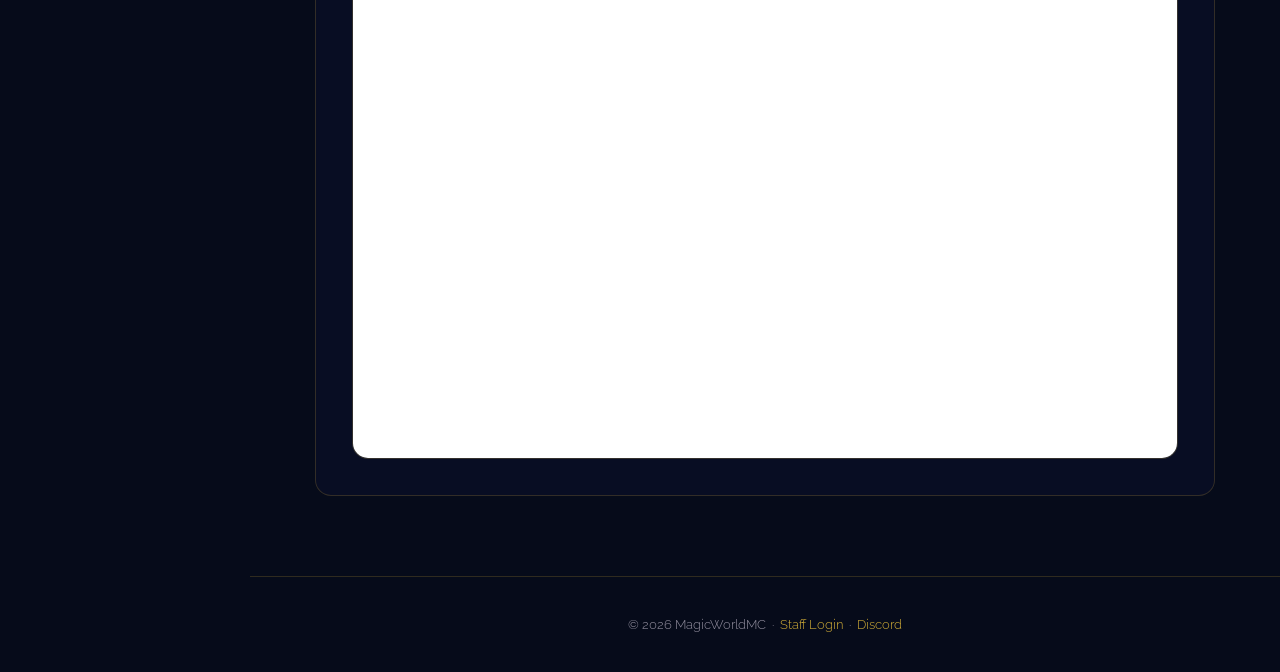
<file: ranks.html>
<!DOCTYPE html>
<html lang="nl">
<head>
<meta charset="UTF-8">
<meta name="viewport" content="width=device-width, initial-scale=1.0">
<title>MagicWorldMC | 🎥 Media Rank</title>
<link rel="preconnect" href="https://fonts.googleapis.com">
<link rel="preconnect" href="https://fonts.gstatic.com" crossorigin>
<link href="https://fonts.googleapis.com/css2?family=Cinzel:wght@400;600;700&family=Cinzel+Decorative:wght@700&family=Raleway:wght@300;400;500&display=swap" rel="stylesheet">
<link rel="stylesheet" href="style.css">
<style>
  .external-form-card {
    background: var(--glass);
    border: 1px solid var(--glass-border);
    border-radius: var(--radius);
    padding: 36px;
    max-width: 900px;
    margin: 0 auto;
    backdrop-filter: blur(10px);
    text-align: center;
  }

  .external-form-card h2 {
    font-family: 'Cinzel', serif;
    color: var(--gold);
    font-size: clamp(20px, 3vw, 28px);
    margin-bottom: 12px;
  }

  .external-form-card p {
    color: var(--text-dim);
    line-height: 1.8;
    max-width: 680px;
    margin: 0 auto 24px;
    font-weight: 300;
  }

  .form-embed-wrap {
    margin-top: 28px;
    border: 1px solid rgba(212,175,55,0.18);
    border-radius: var(--radius);
    overflow: hidden;
    background: rgba(255,255,255,0.04);
    min-height: 720px;
  }

  .form-embed-wrap iframe {
    display: block;
    width: 100%;
    height: 820px;
    border: 0;
    background: #fff;
  }

  .external-form-note {
    margin-top: 18px;
    color: var(--text-dim);
    font-size: 13px;
    line-height: 1.7;
  }

  @media (max-width: 720px) {
    .external-form-card { padding: 28px 20px; }
    .form-embed-wrap iframe { height: 900px; }
  }
</style>
</head>
<body>

<div class="stars-bg"></div>
<div class="sparkle-container" id="sparkles"></div>

<!-- NAVBAR -->
<nav class="navbar">
  <div class="logo">✨ MagicWorldMC</div>
  <div class="menu-toggle" onclick="toggleMenu()">☰</div>
  <div class="nav-links" id="menu">
    <a href="index.html">Home</a>
    <a href="bezoeken.html">Bezoeken</a>
    <a href="downloads.html">Downloads</a>
    <a href="ranks.html" class="active">🎥 Media Rank</a>
    <a href="regels.html">Regels</a>
    <a href="blogs.html">Blogs</a>
    <a href="vacatures.html">Vacatures</a>
    <a href="team.html">Ons Team</a>
    <a href="login.html" class="nav-login">🔐 Staff Login</a>
  </div>
</nav>

<!-- PAGE HEADER -->
<div class="page-header">
  <h1>🎥 Media Rank</h1>
  <p>Ben jij actief op YouTube, TikTok, Twitch of een ander platform? Vraag de officiële MagicWorldMC Media Rank aan en krijg speciale voordelen binnen onze community.</p>
</div>

<!-- CONTENT -->
<div class="section" style="padding-top: 0;">

  <!-- Info cards -->
  <div style="display: grid; grid-template-columns: repeat(auto-fit, minmax(280px, 1fr)); gap: 20px; margin-bottom: 48px;">

    <div class="info-box">
      <h2>✉️ Hoe werkt het?</h2>
      <p style="color: var(--text-dim); font-size: 14px; line-height: 1.8;">
        Vul het formulier hieronder in en laat ons zien dat je ervaring hebt met het maken van video's of livestreams. We kijken naar je abonnees, kijkersaantallen en hoe actief je kanaal is.
      </p>
      <div class="form-note" style="margin-top: 16px; margin-bottom: 0;">
        🔸 <strong>Let op:</strong> Ben je een medewerker van MagicWorldMC? Dan kom je niet in aanmerking voor de Media Rank — je hebt al uitgebreidere mogelijkheden.
      </div>
    </div>

    <div class="info-box">
      <h2>✨ Voordelen</h2>
      <ul>
        <li>🎬 Officiële Media Rank prefix in de chat</li>
        <li>👑 Unieke zichtbaarheid binnen de community</li>
        <li>📢 Extra promotie op onze kanalen</li>
        <li>🎮 Toegang tot speciale media-evenementen</li>
        <li>🤝 Direct contact met het staffteam</li>
      </ul>
    </div>

    <div class="info-box">
      <h2>📜 Voorwaarden</h2>
      <ul>
        <li>✔ Actief en betrokken publiek</li>
        <li>✔ Content richt zich op Minecraft &amp; gaming</li>
        <li>✔ Minimaal één video in de afgelopen week</li>
        <li>✔ Jij bent de eigenaar van het kanaal</li>
        <li>✔ Video's &lt;7 dagen oud: min. 250 weergaven</li>
        <li>✔ Oudere video's: gemiddeld 500+ weergaven</li>
        <li>ℹ️ Geen vaste abonneeseis, maar je komt normaal uit op 1000+</li>
      </ul>
    </div>

  </div>

  <!-- NOTICE about validity -->
  <div class="form-note" style="max-width: 700px; margin: 0 auto 40px;">
    ⏱️ Na goedkeuring geldt de Media Rank voor <strong>1 maand</strong>. Aanvragen worden zorgvuldig beoordeeld om misbruik te voorkomen. Je ontvangt binnen 7 dagen bericht.
  </div>

  <!-- GOOGLE FORM APPLICATION -->
  <div class="external-form-card">
    <div style="font-size: 42px; margin-bottom: 14px;">📨</div>
    <h2>Media Rank aanvraagformulier</h2>
    <p>
      Media Rank aanvragen gaan vanaf nu via het officiële Google formulier. Klik op de knop hieronder om je aanvraag in te vullen.
    </p>

    <div class="hero-btns" style="margin-bottom: 8px;">
      <a href="https://forms.gle/XFwf6zUkE1bUa8P89" target="_blank" class="btn btn-primary">📝 Open aanvraagformulier ↗</a>
      <a href="https://discord.gg/GzgAQgMwMc" target="_blank" class="btn btn-outline">💬 Hulp via Discord</a>
    </div>

    <div class="external-form-note">
      Werkt het formulier hieronder niet goed? Gebruik dan de knop <strong class="text-gold">Open aanvraagformulier</strong>.
    </div>

    <div class="form-embed-wrap">
      <iframe src="https://forms.gle/XFwf6zUkE1bUa8P89" title="MagicWorldMC Media Rank aanvraagformulier">Laden…</iframe>
    </div>
  </div>


</div>

<footer>
  <p>© 2026 MagicWorldMC &nbsp;·&nbsp; <a href="login.html">Staff Login</a> &nbsp;·&nbsp; <a href="https://discord.gg/GzgAQgMwMc" target="_blank">Discord</a></p>
</footer>


<script>
// De STAFF_CODE secret is hier via de placeholder beschikbaar gemaakt voor Javascript functies
const STAFF_CODE = 'STAFF_CODE_PLACEHOLDER';

function toggleMenu() {
  document.getElementById('menu').classList.toggle('active');
}

(function() {
  const c = document.getElementById('sparkles');
  for (let i = 0; i < 10; i++) {
    const s = document.createElement('div');
    s.className = 'sparkle';
    const sz = Math.random() * 5 + 2;
    s.style.cssText = `width:${sz}px;height:${sz}px;left:${Math.random()*100}%;animation-duration:${Math.random()*12+8}s;animation-delay:${Math.random()*8}s;`;
    c.appendChild(s);
  }
})();
</script>
</body>
</html>
</file>
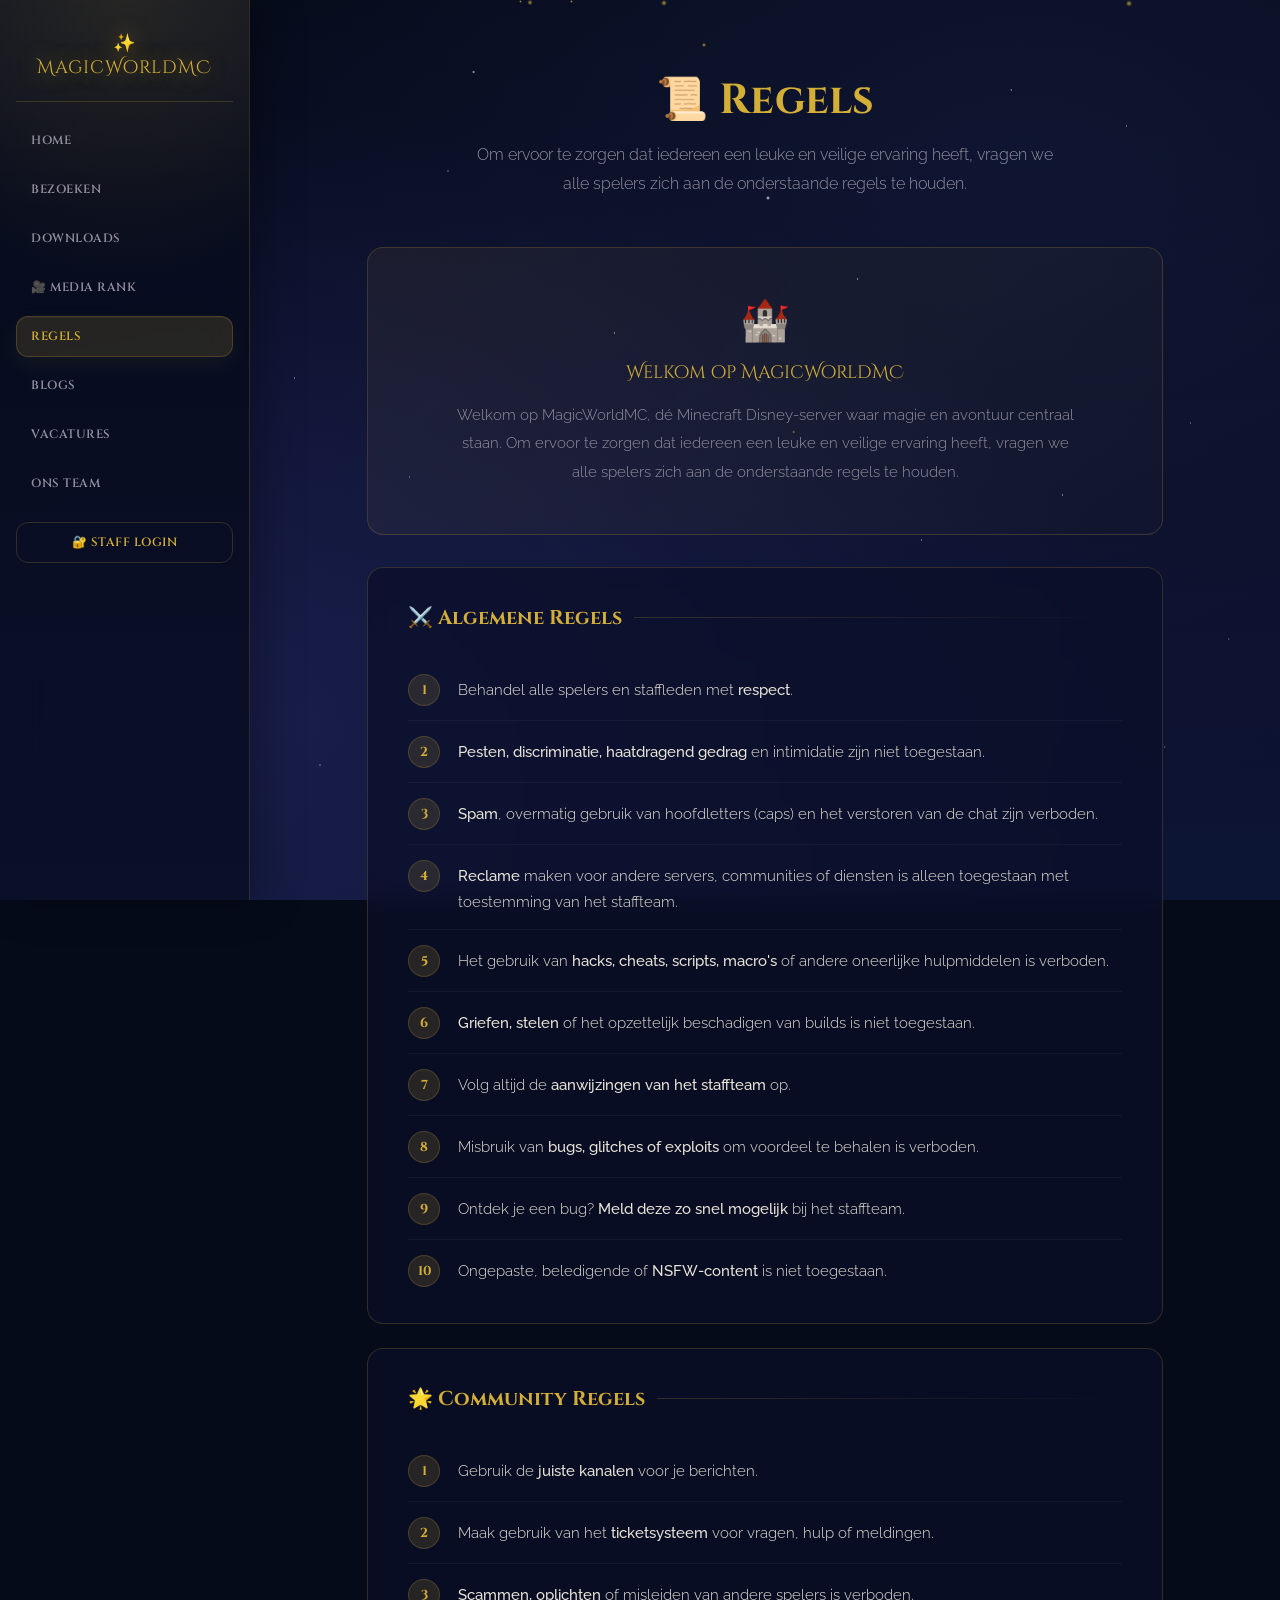
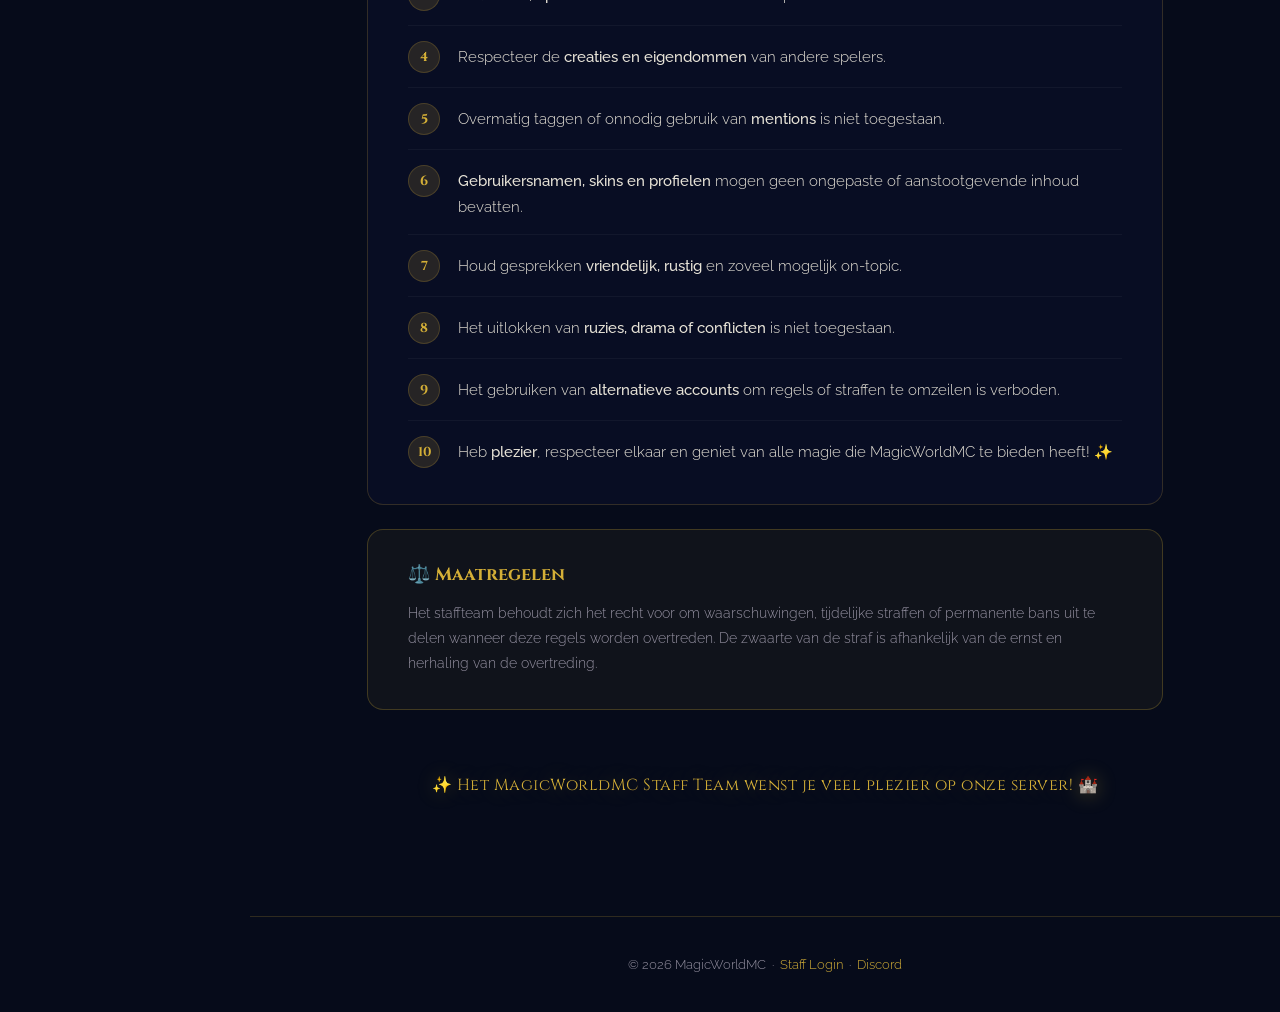
<file: regels.html>
<!DOCTYPE html>
<html lang="nl">
<head>
<meta charset="UTF-8">
<meta name="viewport" content="width=device-width, initial-scale=1.0">
<title>MagicWorldMC | Regels</title>
<link rel="preconnect" href="https://fonts.googleapis.com">
<link rel="preconnect" href="https://fonts.gstatic.com" crossorigin>
<link href="https://fonts.googleapis.com/css2?family=Cinzel:wght@400;600;700&family=Cinzel+Decorative:wght@700&family=Raleway:wght@300;400;500&display=swap" rel="stylesheet">
<link rel="stylesheet" href="style.css">
<style>
  .rules-section {
    background: var(--glass);
    border: 1px solid var(--glass-border);
    border-radius: var(--radius);
    padding: 36px 40px;
    margin-bottom: 24px;
    backdrop-filter: blur(10px);
    transition: var(--transition);
  }

  .rules-section:hover {
    border-color: rgba(212,175,55,0.35);
    box-shadow: 0 8px 32px rgba(212,175,55,0.07);
  }

  .rules-section-title {
    font-family: 'Cinzel', serif;
    font-size: 20px;
    color: var(--gold);
    font-weight: 700;
    margin-bottom: 28px;
    display: flex;
    align-items: center;
    gap: 12px;
  }

  .rules-section-title::after {
    content: '';
    flex: 1;
    height: 1px;
    background: linear-gradient(90deg, var(--glass-border), transparent);
  }

  .rule-item {
    display: flex;
    gap: 18px;
    padding: 14px 0;
    border-bottom: 1px solid rgba(255,255,255,0.04);
    align-items: flex-start;
  }

  .rule-item:last-child {
    border-bottom: none;
    padding-bottom: 0;
  }

  .rule-item:first-child {
    padding-top: 0;
  }

  .rule-num {
    font-family: 'Cinzel', serif;
    font-size: 13px;
    font-weight: 700;
    color: var(--gold);
    background: var(--gold-dim);
    border: 1px solid rgba(212,175,55,0.2);
    border-radius: 50%;
    width: 32px;
    height: 32px;
    display: flex;
    align-items: center;
    justify-content: center;
    flex-shrink: 0;
    margin-top: 1px;
  }

  .rule-text {
    font-size: 15px;
    color: var(--text);
    line-height: 1.7;
    font-weight: 300;
    padding-top: 5px;
  }

  .rule-text strong {
    color: var(--text);
    font-weight: 500;
  }

  .welcome-box {
    text-align: center;
    background: linear-gradient(135deg, rgba(212,175,55,0.07), rgba(212,175,55,0.02));
    border: 1px solid var(--glass-border);
    border-radius: var(--radius);
    padding: 48px 40px;
    margin-bottom: 32px;
  }

  .welcome-box p {
    color: var(--text-dim);
    max-width: 620px;
    margin: 0 auto;
    font-size: 15px;
    line-height: 1.9;
    font-weight: 300;
  }

  .measures-box {
    background: rgba(212,175,55,0.05);
    border: 1px solid rgba(212,175,55,0.25);
    border-radius: var(--radius);
    padding: 32px 40px;
    margin-bottom: 24px;
  }

  .measures-box h2 {
    font-family: 'Cinzel', serif;
    font-size: 18px;
    color: var(--gold);
    margin-bottom: 14px;
    font-weight: 700;
  }

  .measures-box p {
    color: var(--text-dim);
    font-size: 14px;
    line-height: 1.8;
    font-weight: 300;
  }

  .sign-off {
    text-align: center;
    padding: 40px 24px;
    font-family: 'Cinzel', serif;
    font-size: 16px;
    color: var(--gold);
    text-shadow: 0 0 20px rgba(212,175,55,0.4);
    letter-spacing: 0.5px;
  }

  @media (max-width: 600px) {
    .rules-section { padding: 24px 20px; }
    .welcome-box   { padding: 32px 20px; }
    .measures-box  { padding: 24px 20px; }
  }
</style>
</head>
<body>

<div class="stars-bg"></div>
<div class="sparkle-container" id="sparkles"></div>

<!-- NAVBAR -->
<nav class="navbar">
  <div class="logo">✨ MagicWorldMC</div>
  <div class="menu-toggle" onclick="toggleMenu()">☰</div>
  <div class="nav-links" id="menu">
    <a href="index.html">Home</a>
    <a href="bezoeken.html">Bezoeken</a>
    <a href="downloads.html">Downloads</a>
    <a href="ranks.html">🎥 Media Rank</a>
    <a href="regels.html" class="active">Regels</a>
    <a href="blogs.html">Blogs</a>
    <a href="vacatures.html">Vacatures</a>
    <a href="team.html">Ons Team</a>
    <a href="login.html" class="nav-login">🔐 Staff Login</a>
  </div>
</nav>

<!-- PAGE HEADER -->
<div class="page-header">
  <h1>📜 Regels</h1>
  <p>Om ervoor te zorgen dat iedereen een leuke en veilige ervaring heeft, vragen we alle spelers zich aan de onderstaande regels te houden.</p>
</div>

<!-- CONTENT -->
<div class="section" style="padding-top: 0; max-width: 860px;">

  <!-- Welkom -->
  <div class="welcome-box">
    <div style="font-size: 40px; margin-bottom: 16px;">🏰</div>
    <div style="font-family:'Cinzel Decorative',serif; font-size: 18px; color: var(--gold); margin-bottom: 16px;">Welkom op MagicWorldMC</div>
    <p>Welkom op MagicWorldMC, dé Minecraft Disney-server waar magie en avontuur centraal staan. Om ervoor te zorgen dat iedereen een leuke en veilige ervaring heeft, vragen we alle spelers zich aan de onderstaande regels te houden.</p>
  </div>

  <!-- Algemene Regels -->
  <div class="rules-section">
    <div class="rules-section-title">⚔️ Algemene Regels</div>

    <div class="rule-item">
      <div class="rule-num">1</div>
      <div class="rule-text">Behandel alle spelers en staffleden met <strong>respect</strong>.</div>
    </div>
    <div class="rule-item">
      <div class="rule-num">2</div>
      <div class="rule-text"><strong>Pesten, discriminatie, haatdragend gedrag</strong> en intimidatie zijn niet toegestaan.</div>
    </div>
    <div class="rule-item">
      <div class="rule-num">3</div>
      <div class="rule-text"><strong>Spam</strong>, overmatig gebruik van hoofdletters (caps) en het verstoren van de chat zijn verboden.</div>
    </div>
    <div class="rule-item">
      <div class="rule-num">4</div>
      <div class="rule-text"><strong>Reclame</strong> maken voor andere servers, communities of diensten is alleen toegestaan met toestemming van het staffteam.</div>
    </div>
    <div class="rule-item">
      <div class="rule-num">5</div>
      <div class="rule-text">Het gebruik van <strong>hacks, cheats, scripts, macro's</strong> of andere oneerlijke hulpmiddelen is verboden.</div>
    </div>
    <div class="rule-item">
      <div class="rule-num">6</div>
      <div class="rule-text"><strong>Griefen, stelen</strong> of het opzettelijk beschadigen van builds is niet toegestaan.</div>
    </div>
    <div class="rule-item">
      <div class="rule-num">7</div>
      <div class="rule-text">Volg altijd de <strong>aanwijzingen van het staffteam</strong> op.</div>
    </div>
    <div class="rule-item">
      <div class="rule-num">8</div>
      <div class="rule-text">Misbruik van <strong>bugs, glitches of exploits</strong> om voordeel te behalen is verboden.</div>
    </div>
    <div class="rule-item">
      <div class="rule-num">9</div>
      <div class="rule-text">Ontdek je een bug? <strong>Meld deze zo snel mogelijk</strong> bij het staffteam.</div>
    </div>
    <div class="rule-item">
      <div class="rule-num">10</div>
      <div class="rule-text">Ongepaste, beledigende of <strong>NSFW-content</strong> is niet toegestaan.</div>
    </div>
  </div>

  <!-- Community Regels -->
  <div class="rules-section">
    <div class="rules-section-title">🌟 Community Regels</div>

    <div class="rule-item">
      <div class="rule-num">1</div>
      <div class="rule-text">Gebruik de <strong>juiste kanalen</strong> voor je berichten.</div>
    </div>
    <div class="rule-item">
      <div class="rule-num">2</div>
      <div class="rule-text">Maak gebruik van het <strong>ticketsysteem</strong> voor vragen, hulp of meldingen.</div>
    </div>
    <div class="rule-item">
      <div class="rule-num">3</div>
      <div class="rule-text"><strong>Scammen, oplichten</strong> of misleiden van andere spelers is verboden.</div>
    </div>
    <div class="rule-item">
      <div class="rule-num">4</div>
      <div class="rule-text">Respecteer de <strong>creaties en eigendommen</strong> van andere spelers.</div>
    </div>
    <div class="rule-item">
      <div class="rule-num">5</div>
      <div class="rule-text">Overmatig taggen of onnodig gebruik van <strong>mentions</strong> is niet toegestaan.</div>
    </div>
    <div class="rule-item">
      <div class="rule-num">6</div>
      <div class="rule-text"><strong>Gebruikersnamen, skins en profielen</strong> mogen geen ongepaste of aanstootgevende inhoud bevatten.</div>
    </div>
    <div class="rule-item">
      <div class="rule-num">7</div>
      <div class="rule-text">Houd gesprekken <strong>vriendelijk, rustig</strong> en zoveel mogelijk on-topic.</div>
    </div>
    <div class="rule-item">
      <div class="rule-num">8</div>
      <div class="rule-text">Het uitlokken van <strong>ruzies, drama of conflicten</strong> is niet toegestaan.</div>
    </div>
    <div class="rule-item">
      <div class="rule-num">9</div>
      <div class="rule-text">Het gebruiken van <strong>alternatieve accounts</strong> om regels of straffen te omzeilen is verboden.</div>
    </div>
    <div class="rule-item">
      <div class="rule-num">10</div>
      <div class="rule-text">Heb <strong>plezier</strong>, respecteer elkaar en geniet van alle magie die MagicWorldMC te bieden heeft! ✨</div>
    </div>
  </div>

  <!-- Maatregelen -->
  <div class="measures-box">
    <h2>⚖️ Maatregelen</h2>
    <p>Het staffteam behoudt zich het recht voor om waarschuwingen, tijdelijke straffen of permanente bans uit te delen wanneer deze regels worden overtreden. De zwaarte van de straf is afhankelijk van de ernst en herhaling van de overtreding.</p>
  </div>

  <!-- Sign off -->
  <div class="sign-off">
    ✨ Het MagicWorldMC Staff Team wenst je veel plezier op onze server! 🏰
  </div>

</div>

<footer>
  <p>© 2026 MagicWorldMC &nbsp;·&nbsp; <a href="login.html">Staff Login</a> &nbsp;·&nbsp; <a href="https://discord.gg/GzgAQgMwMc" target="_blank">Discord</a></p>
</footer>

<script>
function toggleMenu() {
  document.getElementById('menu').classList.toggle('active');
}

(function() {
  const c = document.getElementById('sparkles');
  for (let i = 0; i < 8; i++) {
    const s = document.createElement('div');
    s.className = 'sparkle';
    const sz = Math.random() * 5 + 2;
    s.style.cssText = `width:${sz}px;height:${sz}px;left:${Math.random()*100}%;animation-duration:${Math.random()*10+8}s;animation-delay:${Math.random()*6}s;`;
    c.appendChild(s);
  }
})();
</script>
</body>
</html>
</file>
<file: style.css>
/* ===== RESET ===== */
*, *::before, *::after { margin: 0; padding: 0; box-sizing: border-box; }

/* ===== FONTS ===== */
@import url('https://fonts.googleapis.com/css2?family=Cinzel:wght@400;600;700&family=Cinzel+Decorative:wght@700&family=Raleway:wght@300;400;500&display=swap');

/* ===== ROOT TOKENS ===== */
:root {
  --gold: #d4af37;
  --gold-bright: #ffd700;
  --gold-dim: rgba(212,175,55,0.15);
  --dark-1: #060b1a;
  --dark-2: #0b0f2a;
  --dark-3: #111836;
  --glass: rgba(10,15,40,0.7);
  --glass-border: rgba(212,175,55,0.2);
  --text: #e8e4d8;
  --text-dim: #9490a0;
  --radius: 16px;
  --radius-sm: 8px;
  --transition: 0.3s cubic-bezier(.4,0,.2,1);
}

/* ===== BASE ===== */
html { scroll-behavior: smooth; }

body {
  font-family: 'Raleway', sans-serif;
  background: var(--dark-1);
  color: var(--text);
  min-height: 100vh;
  overflow-x: hidden;
}

/* ===== STARFIELD BACKGROUND ===== */
.stars-bg {
  position: fixed;
  inset: 0;
  z-index: 0;
  background:
    radial-gradient(ellipse at 20% 80%, rgba(26,31,77,0.9) 0%, transparent 60%),
    radial-gradient(ellipse at 80% 20%, rgba(17,24,54,0.8) 0%, transparent 60%),
    linear-gradient(180deg, var(--dark-1) 0%, var(--dark-2) 50%, #0d1535 100%);
  pointer-events: none;
}

/* Generated star dots */
.stars-bg::before {
  content: '';
  position: absolute;
  inset: 0;
  background-image:
    radial-gradient(1px 1px at 10% 15%, rgba(255,255,255,0.9) 0%, transparent 100%),
    radial-gradient(1px 1px at 23% 42%, rgba(255,255,255,0.7) 0%, transparent 100%),
    radial-gradient(1.5px 1.5px at 37% 8%, rgba(255,255,255,0.8) 0%, transparent 100%),
    radial-gradient(1px 1px at 51% 66%, rgba(255,255,255,0.6) 0%, transparent 100%),
    radial-gradient(1px 1px at 67% 31%, rgba(255,255,255,0.9) 0%, transparent 100%),
    radial-gradient(2px 2px at 78% 79%, rgba(212,175,55,0.8) 0%, transparent 100%),
    radial-gradient(1px 1px at 88% 14%, rgba(255,255,255,0.7) 0%, transparent 100%),
    radial-gradient(1px 1px at 5% 58%, rgba(255,255,255,0.5) 0%, transparent 100%),
    radial-gradient(1.5px 1.5px at 44% 90%, rgba(255,255,255,0.8) 0%, transparent 100%),
    radial-gradient(1px 1px at 93% 47%, rgba(255,255,255,0.6) 0%, transparent 100%),
    radial-gradient(1px 1px at 16% 74%, rgba(212,175,55,0.6) 0%, transparent 100%),
    radial-gradient(2px 2px at 60% 22%, rgba(255,255,255,0.9) 0%, transparent 100%),
    radial-gradient(1px 1px at 32% 53%, rgba(255,255,255,0.5) 0%, transparent 100%),
    radial-gradient(1px 1px at 72% 60%, rgba(255,255,255,0.7) 0%, transparent 100%),
    radial-gradient(1.5px 1.5px at 85% 92%, rgba(212,175,55,0.7) 0%, transparent 100%),
    radial-gradient(1px 1px at 48% 37%, rgba(255,255,255,0.8) 0%, transparent 100%),
    radial-gradient(1px 1px at 3% 28%, rgba(255,255,255,0.6) 0%, transparent 100%),
    radial-gradient(1px 1px at 96% 71%, rgba(255,255,255,0.5) 0%, transparent 100%),
    radial-gradient(2px 2px at 55% 5%, rgba(212,175,55,0.9) 0%, transparent 100%),
    radial-gradient(1px 1px at 25% 85%, rgba(255,255,255,0.7) 0%, transparent 100%);
  animation: twinkle 8s ease-in-out infinite alternate;
}

.stars-bg::after {
  content: '';
  position: absolute;
  inset: 0;
  background-image:
    radial-gradient(1px 1px at 18% 35%, rgba(255,255,255,0.8) 0%, transparent 100%),
    radial-gradient(1px 1px at 40% 72%, rgba(255,255,255,0.6) 0%, transparent 100%),
    radial-gradient(1.5px 1.5px at 62% 48%, rgba(212,175,55,0.7) 0%, transparent 100%),
    radial-gradient(1px 1px at 79% 10%, rgba(255,255,255,0.9) 0%, transparent 100%),
    radial-gradient(1px 1px at 91% 83%, rgba(255,255,255,0.5) 0%, transparent 100%),
    radial-gradient(2px 2px at 7% 91%, rgba(212,175,55,0.8) 0%, transparent 100%),
    radial-gradient(1px 1px at 35% 19%, rgba(255,255,255,0.7) 0%, transparent 100%),
    radial-gradient(1px 1px at 58% 87%, rgba(255,255,255,0.6) 0%, transparent 100%),
    radial-gradient(1px 1px at 83% 55%, rgba(255,255,255,0.8) 0%, transparent 100%),
    radial-gradient(1.5px 1.5px at 12% 67%, rgba(212,175,55,0.6) 0%, transparent 100%);
  animation: twinkle 12s ease-in-out infinite alternate-reverse;
}

@keyframes twinkle {
  0%   { opacity: 0.6; }
  50%  { opacity: 1; }
  100% { opacity: 0.4; }
}

/* ===== NAVBAR ===== */
.navbar {
  position: sticky;
  top: 0;
  z-index: 100;
  display: flex;
  justify-content: space-between;
  align-items: center;
  padding: 0 24px;
  height: 64px;
  background: rgba(6,11,26,0.85);
  backdrop-filter: blur(20px);
  border-bottom: 1px solid var(--glass-border);
}

.logo {
  font-family: 'Cinzel Decorative', serif;
  font-size: 18px;
  color: var(--gold);
  text-shadow: 0 0 20px rgba(212,175,55,0.5);
  letter-spacing: 1px;
  white-space: nowrap;
}

.nav-links {
  display: flex;
  gap: 4px;
  align-items: center;
}

.nav-links a {
  color: var(--text-dim);
  text-decoration: none;
  font-family: 'Cinzel', serif;
  font-size: 11px;
  font-weight: 600;
  letter-spacing: 0.5px;
  text-transform: uppercase;
  padding: 6px 10px;
  border-radius: var(--radius-sm);
  transition: var(--transition);
}

.nav-links a:hover,
.nav-links a.active {
  color: var(--gold);
  background: var(--gold-dim);
}

.nav-links a.nav-login {
  color: var(--gold);
  border: 1px solid var(--glass-border);
  margin-left: 8px;
}

.nav-links a.nav-login:hover {
  background: var(--gold);
  color: var(--dark-1);
  border-color: var(--gold);
}

.menu-toggle {
  display: none;
  font-size: 22px;
  color: var(--gold);
  cursor: pointer;
  padding: 4px 8px;
  border-radius: var(--radius-sm);
  transition: var(--transition);
}

.menu-toggle:hover { background: var(--gold-dim); }

/* ===== RESPONSIVE MENU ===== */
@media (max-width: 900px) {
  .menu-toggle { display: block; }
  .nav-links {
    display: none;
    position: absolute;
    top: 64px;
    right: 0;
    left: 0;
    background: rgba(6,11,26,0.97);
    backdrop-filter: blur(20px);
    flex-direction: column;
    padding: 16px;
    border-bottom: 1px solid var(--glass-border);
    gap: 4px;
  }
  .nav-links.active { display: flex; }
  .nav-links a { width: 100%; padding: 10px 14px; }
  .nav-links a.nav-login { margin-left: 0; }
}

/* ===== HERO ===== */
.hero {
  position: relative;
  z-index: 1;
  display: flex;
  flex-direction: column;
  align-items: center;
  justify-content: center;
  text-align: center;
  padding: 80px 24px 100px;
  min-height: 85vh;
}

.hero-logo {
  width: min(500px, 90vw);
  margin-bottom: 32px;
  filter: drop-shadow(0 0 40px rgba(212,175,55,0.3));
  animation: heroFloat 5s ease-in-out infinite;
}

@keyframes heroFloat {
  0%,100% { transform: translateY(0); }
  50%      { transform: translateY(-12px); }
}

.hero h1 {
  font-family: 'Cinzel Decorative', serif;
  font-size: clamp(28px, 5vw, 52px);
  color: var(--gold);
  text-shadow: 0 0 40px rgba(212,175,55,0.6), 0 0 80px rgba(212,175,55,0.2);
  margin-bottom: 16px;
  animation: glow 3s ease-in-out infinite alternate;
}

@keyframes glow {
  from { text-shadow: 0 0 20px rgba(212,175,55,0.4); }
  to   { text-shadow: 0 0 50px rgba(212,175,55,0.9), 0 0 100px rgba(212,175,55,0.3); }
}

.hero p {
  font-size: clamp(15px, 2vw, 18px);
  color: var(--text-dim);
  max-width: 580px;
  line-height: 1.8;
  margin-bottom: 40px;
  font-weight: 300;
  letter-spacing: 0.5px;
}

.hero-btns {
  display: flex;
  flex-wrap: wrap;
  gap: 16px;
  justify-content: center;
}

/* ===== SERVER INFO BADGE ===== */
.server-badge {
  display: inline-flex;
  align-items: center;
  gap: 10px;
  background: var(--glass);
  border: 1px solid var(--glass-border);
  border-radius: 50px;
  padding: 8px 20px;
  font-size: 13px;
  color: var(--text-dim);
  margin-bottom: 32px;
  backdrop-filter: blur(10px);
}

.server-badge .dot {
  width: 8px;
  height: 8px;
  border-radius: 50%;
  background: #4ade80;
  box-shadow: 0 0 8px #4ade80;
  animation: pulse 2s infinite;
}

@keyframes pulse {
  0%,100% { opacity: 1; }
  50%      { opacity: 0.4; }
}

.server-badge .ip {
  color: var(--gold);
  font-family: 'Cinzel', serif;
  font-size: 12px;
  font-weight: 600;
}

/* ===== BUTTONS ===== */
.btn {
  display: inline-flex;
  align-items: center;
  gap: 8px;
  padding: 14px 28px;
  border-radius: 50px;
  font-family: 'Cinzel', serif;
  font-size: 13px;
  font-weight: 600;
  letter-spacing: 0.5px;
  text-decoration: none;
  cursor: pointer;
  border: none;
  transition: var(--transition);
}

.btn-primary {
  background: linear-gradient(135deg, var(--gold), #b8941e);
  color: var(--dark-1);
  box-shadow: 0 4px 20px rgba(212,175,55,0.3);
}

.btn-primary:hover {
  transform: translateY(-2px);
  box-shadow: 0 8px 30px rgba(212,175,55,0.5);
  background: linear-gradient(135deg, var(--gold-bright), var(--gold));
}

.btn-outline {
  background: transparent;
  color: var(--gold);
  border: 1.5px solid var(--glass-border);
}

.btn-outline:hover {
  border-color: var(--gold);
  background: var(--gold-dim);
  transform: translateY(-2px);
}

/* ===== SECTIONS ===== */
.section {
  position: relative;
  z-index: 1;
  padding: 80px 24px;
  max-width: 1100px;
  margin: 0 auto;
}

.section-title {
  font-family: 'Cinzel', serif;
  font-size: clamp(22px, 3vw, 32px);
  color: var(--gold);
  text-align: center;
  margin-bottom: 8px;
  font-weight: 700;
}

.section-sub {
  text-align: center;
  color: var(--text-dim);
  font-size: 15px;
  margin-bottom: 48px;
  font-weight: 300;
}

/* ===== CARDS ===== */
.cards {
  display: grid;
  grid-template-columns: repeat(auto-fit, minmax(260px, 1fr));
  gap: 20px;
}

.card {
  background: var(--glass);
  border: 1px solid var(--glass-border);
  border-radius: var(--radius);
  padding: 28px;
  transition: var(--transition);
  backdrop-filter: blur(10px);
}

.card:hover {
  border-color: rgba(212,175,55,0.4);
  box-shadow: 0 8px 32px rgba(212,175,55,0.1);
  transform: translateY(-4px);
}

.card-icon {
  font-size: 32px;
  margin-bottom: 14px;
}

.card h3 {
  font-family: 'Cinzel', serif;
  font-size: 16px;
  color: var(--gold);
  margin-bottom: 10px;
  font-weight: 600;
}

.card p {
  color: var(--text-dim);
  font-size: 14px;
  line-height: 1.7;
  font-weight: 300;
}

/* ===== DIVIDER ===== */
.divider {
  position: relative;
  z-index: 1;
  text-align: center;
  padding: 0 24px;
}

.divider::before {
  content: '';
  display: block;
  height: 1px;
  background: linear-gradient(90deg, transparent, var(--glass-border), transparent);
  margin: 0 auto;
  max-width: 900px;
}

/* ===== FOOTER ===== */
footer {
  position: relative;
  z-index: 1;
  text-align: center;
  padding: 40px 24px;
  border-top: 1px solid var(--glass-border);
  color: var(--text-dim);
  font-size: 13px;
  font-weight: 300;
}

footer a { color: var(--gold); text-decoration: none; }

/* ===== PAGE HEADER (inner pages) ===== */
.page-header {
  position: relative;
  z-index: 1;
  text-align: center;
  padding: 72px 24px 48px;
}

.page-header h1 {
  font-family: 'Cinzel', serif;
  font-size: clamp(26px, 4vw, 42px);
  color: var(--gold);
  margin-bottom: 12px;
  animation: glow 3s ease-in-out infinite alternate;
}

.page-header p {
  color: var(--text-dim);
  max-width: 600px;
  margin: 0 auto;
  line-height: 1.8;
  font-weight: 300;
}

/* ===== FORMS ===== */
.form-wrapper {
  background: var(--glass);
  border: 1px solid var(--glass-border);
  border-radius: var(--radius);
  padding: 40px;
  max-width: 700px;
  margin: 0 auto;
  backdrop-filter: blur(10px);
}

.form-group {
  margin-bottom: 22px;
}

.form-group label {
  display: block;
  font-family: 'Cinzel', serif;
  font-size: 12px;
  font-weight: 600;
  letter-spacing: 0.5px;
  color: var(--gold);
  margin-bottom: 8px;
  text-transform: uppercase;
}

.form-group label .req {
  color: #f87171;
  margin-left: 4px;
}

.form-group input,
.form-group select,
.form-group textarea {
  width: 100%;
  background: rgba(255,255,255,0.04);
  border: 1px solid var(--glass-border);
  border-radius: var(--radius-sm);
  padding: 12px 16px;
  color: var(--text);
  font-family: 'Raleway', sans-serif;
  font-size: 14px;
  transition: var(--transition);
  outline: none;
  -webkit-appearance: none;
}

.form-group input:focus,
.form-group select:focus,
.form-group textarea:focus {
  border-color: var(--gold);
  background: rgba(212,175,55,0.05);
  box-shadow: 0 0 0 3px rgba(212,175,55,0.1);
}

.form-group select option { background: var(--dark-2); color: white; }

.form-group textarea { resize: vertical; min-height: 120px; }

.form-section-title {
  font-family: 'Cinzel', serif;
  font-size: 14px;
  color: var(--gold);
  border-bottom: 1px solid var(--glass-border);
  padding-bottom: 10px;
  margin: 32px 0 20px;
  font-weight: 600;
}

.form-note {
  background: rgba(212,175,55,0.07);
  border-left: 3px solid var(--gold);
  border-radius: 0 var(--radius-sm) var(--radius-sm) 0;
  padding: 14px 18px;
  font-size: 13px;
  color: var(--text-dim);
  margin-bottom: 24px;
  line-height: 1.7;
}

.form-submit {
  text-align: center;
  margin-top: 32px;
}

/* Alert / success */
.alert {
  padding: 14px 20px;
  border-radius: var(--radius-sm);
  font-size: 14px;
  margin-bottom: 20px;
  display: none;
}

.alert.success {
  background: rgba(74,222,128,0.1);
  border: 1px solid rgba(74,222,128,0.3);
  color: #4ade80;
  display: block;
}

.alert.error {
  background: rgba(248,113,113,0.1);
  border: 1px solid rgba(248,113,113,0.3);
  color: #f87171;
  display: block;
}

/* ===== LOGIN PAGE ===== */
.login-page-wrapper {
  position: relative;
  z-index: 1;
  min-height: calc(100vh - 64px);
  display: flex;
  align-items: center;
  justify-content: center;
  padding: 40px 20px;
}

.login-box {
  background: var(--glass);
  border: 1px solid var(--glass-border);
  border-radius: var(--radius);
  padding: 48px 40px;
  width: 100%;
  max-width: 400px;
  backdrop-filter: blur(20px);
  text-align: center;
}

.login-box h2 {
  font-family: 'Cinzel Decorative', serif;
  font-size: 20px;
  color: var(--gold);
  margin-bottom: 8px;
  animation: glow 3s ease-in-out infinite alternate;
}

.login-box p {
  color: var(--text-dim);
  font-size: 13px;
  margin-bottom: 32px;
  font-weight: 300;
}

/* ===== DASHBOARD ===== */
.dashboard-wrapper {
  position: relative;
  z-index: 1;
  padding: 32px 24px;
  max-width: 1100px;
  margin: 0 auto;
}

.dashboard-header {
  display: flex;
  justify-content: space-between;
  align-items: center;
  margin-bottom: 32px;
  flex-wrap: wrap;
  gap: 16px;
}

.dashboard-title {
  font-family: 'Cinzel', serif;
  font-size: 24px;
  color: var(--gold);
  font-weight: 700;
}

.stat-grid {
  display: grid;
  grid-template-columns: repeat(auto-fit, minmax(200px, 1fr));
  gap: 16px;
  margin-bottom: 32px;
}

.stat-card {
  background: var(--glass);
  border: 1px solid var(--glass-border);
  border-radius: var(--radius);
  padding: 24px;
  text-align: center;
  backdrop-filter: blur(10px);
}

.stat-card .stat-num {
  font-family: 'Cinzel', serif;
  font-size: 36px;
  color: var(--gold);
  font-weight: 700;
}

.stat-card .stat-label {
  font-size: 12px;
  color: var(--text-dim);
  text-transform: uppercase;
  letter-spacing: 1px;
  margin-top: 4px;
}

.applications-table-wrap {
  background: var(--glass);
  border: 1px solid var(--glass-border);
  border-radius: var(--radius);
  overflow: hidden;
  backdrop-filter: blur(10px);
}

.table-head {
  display: flex;
  justify-content: space-between;
  align-items: center;
  padding: 20px 24px;
  border-bottom: 1px solid var(--glass-border);
  flex-wrap: wrap;
  gap: 12px;
}

.table-head h3 {
  font-family: 'Cinzel', serif;
  font-size: 16px;
  color: var(--gold);
  font-weight: 600;
}

.filter-tabs {
  display: flex;
  gap: 8px;
}

.filter-tab {
  padding: 6px 14px;
  border-radius: 50px;
  font-size: 12px;
  font-family: 'Cinzel', serif;
  font-weight: 600;
  cursor: pointer;
  border: 1px solid var(--glass-border);
  background: transparent;
  color: var(--text-dim);
  transition: var(--transition);
}

.filter-tab.active,
.filter-tab:hover {
  background: var(--gold-dim);
  color: var(--gold);
  border-color: rgba(212,175,55,0.3);
}

.application-row {
  padding: 20px 24px;
  border-bottom: 1px solid rgba(212,175,55,0.06);
  transition: var(--transition);
}

.application-row:last-child { border-bottom: none; }
.application-row:hover { background: rgba(212,175,55,0.03); }

.app-row-top {
  display: flex;
  justify-content: space-between;
  align-items: flex-start;
  gap: 16px;
  flex-wrap: wrap;
}

.app-name {
  font-family: 'Cinzel', serif;
  font-size: 15px;
  color: var(--text);
  font-weight: 600;
}

.app-mc {
  font-size: 12px;
  color: var(--gold);
  margin-top: 2px;
}

.app-date {
  font-size: 11px;
  color: var(--text-dim);
  white-space: nowrap;
}

.app-row-meta {
  display: flex;
  gap: 20px;
  margin-top: 8px;
  flex-wrap: wrap;
}

.app-meta-item {
  font-size: 12px;
  color: var(--text-dim);
}

.app-meta-item span {
  color: var(--text);
  font-weight: 500;
}

.app-platform {
  display: inline-flex;
  align-items: center;
  gap: 4px;
  background: var(--gold-dim);
  color: var(--gold);
  padding: 2px 10px;
  border-radius: 50px;
  font-size: 11px;
  font-weight: 600;
}

.app-motivatie {
  margin-top: 10px;
  font-size: 13px;
  color: var(--text-dim);
  line-height: 1.7;
  border-left: 2px solid var(--glass-border);
  padding-left: 12px;
}

.app-actions {
  display: flex;
  gap: 8px;
  margin-top: 14px;
  flex-wrap: wrap;
}

.badge {
  display: inline-flex;
  align-items: center;
  gap: 4px;
  padding: 4px 12px;
  border-radius: 50px;
  font-size: 11px;
  font-weight: 600;
  font-family: 'Cinzel', serif;
}

.badge-pending  { background: rgba(251,191,36,0.15); color: #fbbf24; border: 1px solid rgba(251,191,36,0.3); }
.badge-approved { background: rgba(74,222,128,0.15); color: #4ade80; border: 1px solid rgba(74,222,128,0.3); }
.badge-rejected { background: rgba(248,113,113,0.15); color: #f87171; border: 1px solid rgba(248,113,113,0.3); }

.btn-sm {
  padding: 6px 14px;
  border-radius: 50px;
  font-size: 11px;
  font-family: 'Cinzel', serif;
  font-weight: 600;
  cursor: pointer;
  border: 1px solid;
  transition: var(--transition);
}

.btn-approve {
  border-color: rgba(74,222,128,0.3);
  color: #4ade80;
  background: rgba(74,222,128,0.1);
}
.btn-approve:hover { background: rgba(74,222,128,0.2); }

.btn-reject {
  border-color: rgba(248,113,113,0.3);
  color: #f87171;
  background: rgba(248,113,113,0.1);
}
.btn-reject:hover { background: rgba(248,113,113,0.2); }

.empty-state {
  padding: 60px 24px;
  text-align: center;
  color: var(--text-dim);
  font-size: 14px;
}

/* ===== INFO BOX (ranks page) ===== */
.info-box {
  background: var(--glass);
  border: 1px solid var(--glass-border);
  border-radius: var(--radius);
  padding: 32px;
  margin-bottom: 20px;
  backdrop-filter: blur(10px);
  transition: var(--transition);
}

.info-box:hover {
  border-color: rgba(212,175,55,0.35);
  box-shadow: 0 8px 32px rgba(212,175,55,0.08);
}

.info-box h2 {
  font-family: 'Cinzel', serif;
  font-size: 18px;
  color: var(--gold);
  margin-bottom: 16px;
  font-weight: 600;
}

.info-box ul {
  list-style: none;
  padding: 0;
}

.info-box ul li {
  padding: 6px 0;
  font-size: 14px;
  color: var(--text-dim);
  border-bottom: 1px solid rgba(255,255,255,0.04);
  display: flex;
  align-items: flex-start;
  gap: 10px;
}

.info-box ul li:last-child { border-bottom: none; }

/* ===== BEZOEKEN PAGE ===== */
.info-highlight {
  text-align: center;
  background: linear-gradient(135deg, rgba(212,175,55,0.08), rgba(212,175,55,0.02));
  border: 1px solid var(--glass-border);
  border-radius: var(--radius);
  padding: 40px;
  margin-bottom: 32px;
}

.info-highlight .ip-display {
  font-family: 'Cinzel Decorative', serif;
  font-size: clamp(22px, 4vw, 36px);
  color: var(--gold);
  letter-spacing: 2px;
  margin: 12px 0;
  text-shadow: 0 0 30px rgba(212,175,55,0.4);
}

.copy-btn {
  display: inline-flex;
  align-items: center;
  gap: 6px;
  padding: 8px 18px;
  background: var(--gold-dim);
  border: 1px solid var(--glass-border);
  border-radius: 50px;
  color: var(--gold);
  font-size: 12px;
  font-family: 'Cinzel', serif;
  font-weight: 600;
  cursor: pointer;
  transition: var(--transition);
  margin-top: 10px;
}

.copy-btn:hover { background: rgba(212,175,55,0.2); }

/* ===== LOADING SPINNER ===== */
.spinner {
  display: inline-block;
  width: 16px;
  height: 16px;
  border: 2px solid rgba(212,175,55,0.3);
  border-top-color: var(--gold);
  border-radius: 50%;
  animation: spin 0.7s linear infinite;
  vertical-align: middle;
  margin-right: 6px;
}

@keyframes spin { to { transform: rotate(360deg); } }

/* ===== SPARKLE FLOATING ELEMENTS ===== */
.sparkle-container {
  position: fixed;
  inset: 0;
  z-index: 0;
  pointer-events: none;
  overflow: hidden;
}

.sparkle {
  position: absolute;
  border-radius: 50%;
  background: radial-gradient(circle, rgba(212,175,55,0.8) 0%, transparent 70%);
  animation: floatSparkle linear infinite;
}

@keyframes floatSparkle {
  0%   { transform: translateY(100vh) scale(0); opacity: 0; }
  10%  { opacity: 1; }
  90%  { opacity: 0.6; }
  100% { transform: translateY(-10vh) scale(1); opacity: 0; }
}

/* ===== UTILITY ===== */
.text-gold { color: var(--gold); }
.mt-8  { margin-top: 8px; }
.mt-16 { margin-top: 16px; }
.mt-32 { margin-top: 32px; }
.hidden { display: none !important; }

/* ===== SIDEBAR NAVIGATION OVERRIDE ===== */
/* Zet de navigatie links als zijbalk in plaats van bovenaan. */
body {
  padding-left: 250px;
}

.navbar {
  position: fixed;
  top: 0;
  left: 0;
  bottom: 0;
  width: 250px;
  height: 100vh;
  z-index: 100;
  display: flex;
  flex-direction: column;
  justify-content: flex-start;
  align-items: stretch;
  gap: 18px;
  padding: 22px 16px;
  background: linear-gradient(180deg, rgba(6,11,26,0.96), rgba(10,15,40,0.92));
  backdrop-filter: blur(22px);
  border-right: 1px solid var(--glass-border);
  border-bottom: none;
  box-shadow: 12px 0 40px rgba(0,0,0,0.28);
  overflow-y: auto;
  overflow-x: hidden;
}

.navbar::before {
  content: '';
  position: absolute;
  inset: 0;
  background:
    radial-gradient(circle at 50% 0%, rgba(212,175,55,0.12), transparent 32%),
    linear-gradient(180deg, rgba(255,255,255,0.03), transparent 24%);
  pointer-events: none;
}

.navbar > * {
  position: relative;
  z-index: 1;
}

.logo {
  display: block;
  width: 100%;
  padding: 10px 8px 20px;
  text-align: center;
  line-height: 1.35;
  white-space: normal;
  border-bottom: 1px solid var(--glass-border);
}

.nav-links {
  display: flex;
  flex-direction: column;
  align-items: stretch;
  width: 100%;
  gap: 8px;
}

.nav-links a {
  width: 100%;
  padding: 12px 14px;
  border-radius: 12px;
  font-size: 12px;
  line-height: 1.25;
  border: 1px solid transparent;
}

.nav-links a:hover,
.nav-links a.active {
  border-color: rgba(212,175,55,0.22);
  box-shadow: inset 0 1px 0 rgba(255,255,255,0.04), 0 8px 22px rgba(212,175,55,0.07);
}

.nav-links a.nav-login {
  margin-left: 0;
  margin-top: 10px;
  text-align: center;
  border-color: var(--glass-border);
}

.menu-toggle {
  display: none;
}

/* Meer ademruimte bij de content nu de navigatie links staat */
.page-header,
.hero,
.section,
.dashboard-wrapper,
.login-page-wrapper,
footer {
  padding-left: 32px;
  padding-right: 32px;
}

@media (max-width: 900px) {
  body {
    padding-left: 74px;
  }

  .navbar {
    width: 74px;
    padding: 18px 10px;
    transition: width 0.3s cubic-bezier(.4,0,.2,1), box-shadow 0.3s ease;
  }

  .navbar:has(.nav-links.active) {
    width: min(270px, 86vw);
    box-shadow: 16px 0 50px rgba(0,0,0,0.44);
  }

  .logo {
    font-size: 0;
    padding: 8px 0 16px;
  }

  .logo::before {
    content: '✨';
    font-size: 25px;
  }

  .navbar:has(.nav-links.active) .logo {
    font-size: 17px;
    padding: 10px 8px 20px;
  }

  .navbar:has(.nav-links.active) .logo::before {
    content: '';
    font-size: 0;
  }

  .menu-toggle {
    display: flex;
    align-items: center;
    justify-content: center;
    width: 48px;
    height: 44px;
    margin: 0 auto;
    border: 1px solid var(--glass-border);
    background: rgba(212,175,55,0.08);
  }

  .nav-links {
    display: flex;
    position: static;
    inset: auto;
    background: transparent;
    backdrop-filter: none;
    padding: 0;
    border-bottom: none;
    gap: 8px;
  }

  .nav-links a {
    min-height: 44px;
    padding: 12px 0;
    text-align: center;
    white-space: nowrap;
    overflow: hidden;
    color: transparent;
  }

  .nav-links a::first-letter {
    color: var(--text-dim);
  }

  .nav-links a.active::first-letter,
  .nav-links a:hover::first-letter {
    color: var(--gold);
  }

  .navbar:has(.nav-links.active) .nav-links a {
    padding: 12px 14px;
    text-align: left;
    color: var(--text-dim);
  }

  .navbar:has(.nav-links.active) .nav-links a:hover,
  .navbar:has(.nav-links.active) .nav-links a.active {
    color: var(--gold);
  }

  .navbar:has(.nav-links.active) .nav-links a.nav-login {
    text-align: center;
  }

  .page-header,
  .hero,
  .section,
  .dashboard-wrapper,
  .login-page-wrapper,
  footer {
    padding-left: 24px;
    padding-right: 24px;
  }
}

@media (max-width: 520px) {
  body {
    padding-left: 64px;
  }

  .navbar {
    width: 64px;
    padding-left: 8px;
    padding-right: 8px;
  }

  .menu-toggle {
    width: 44px;
  }

  .navbar:has(.nav-links.active) {
    width: min(265px, 88vw);
  }
}
</file>
